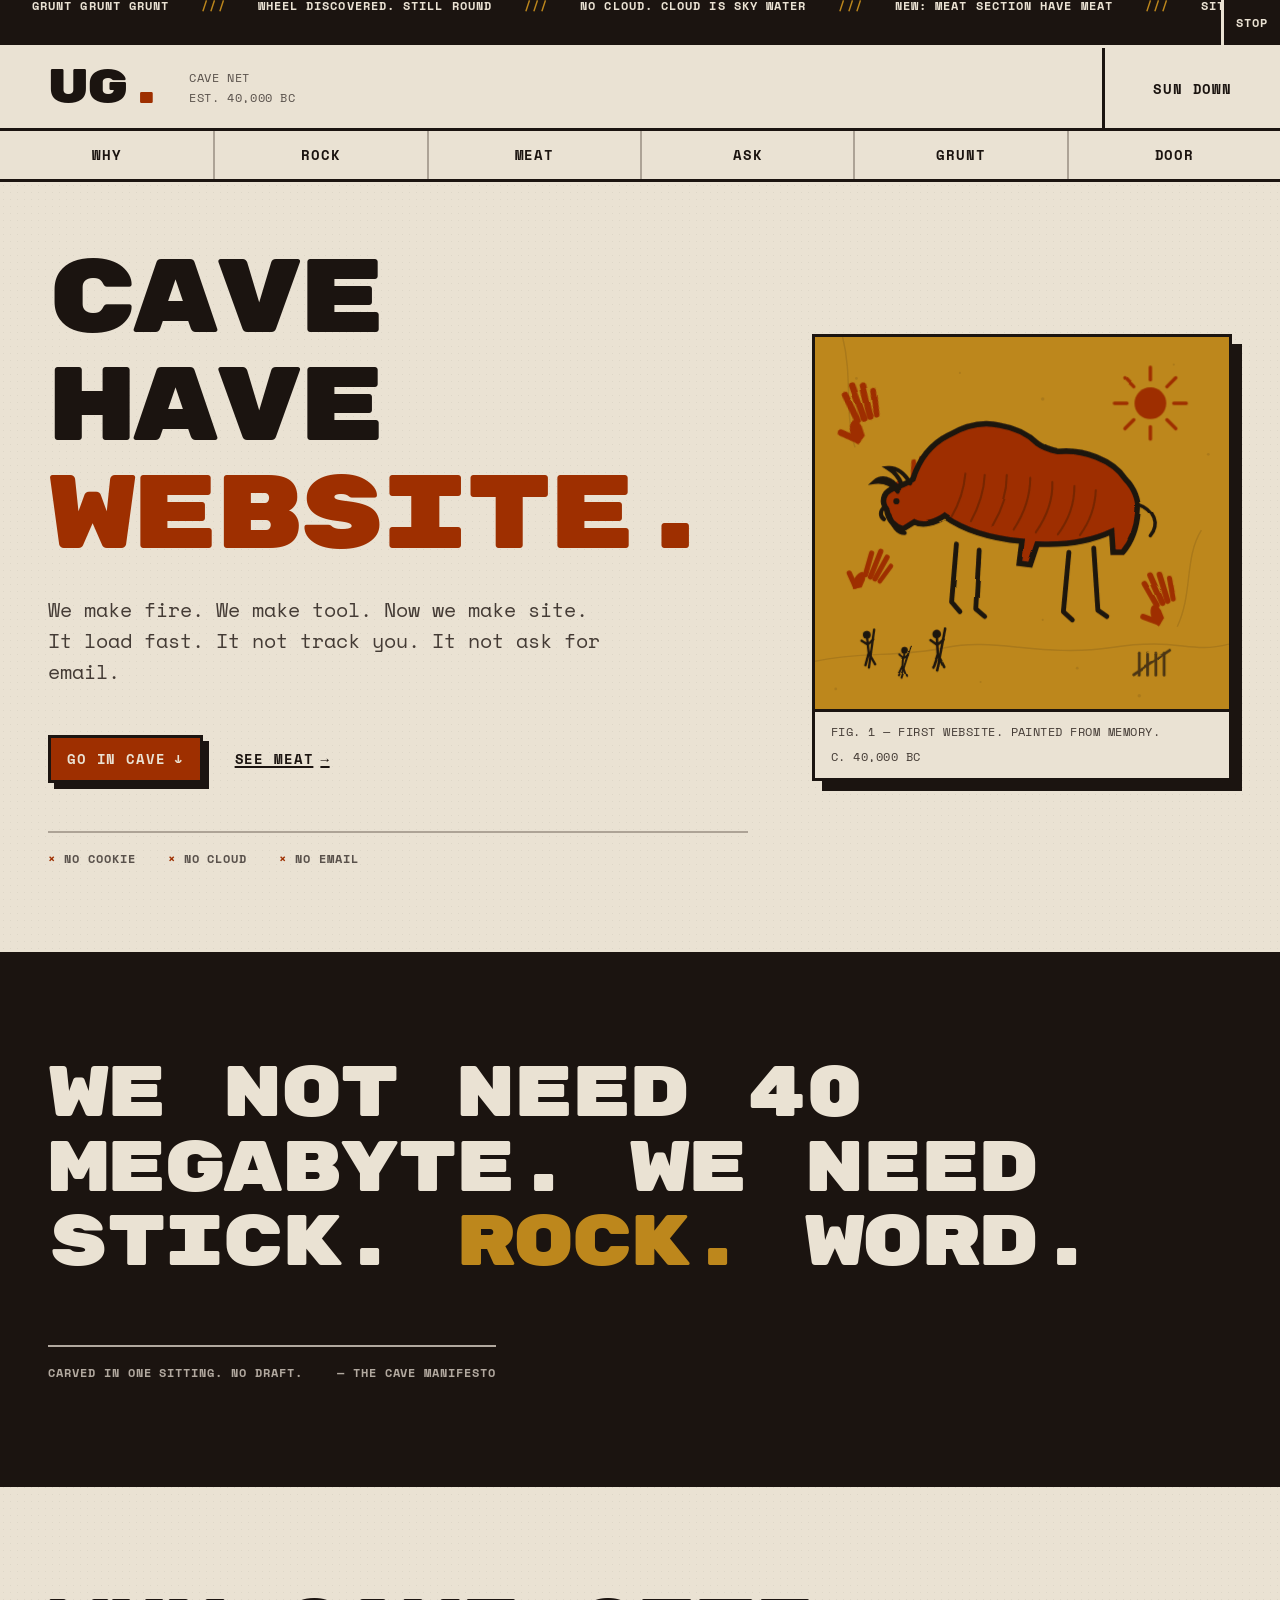
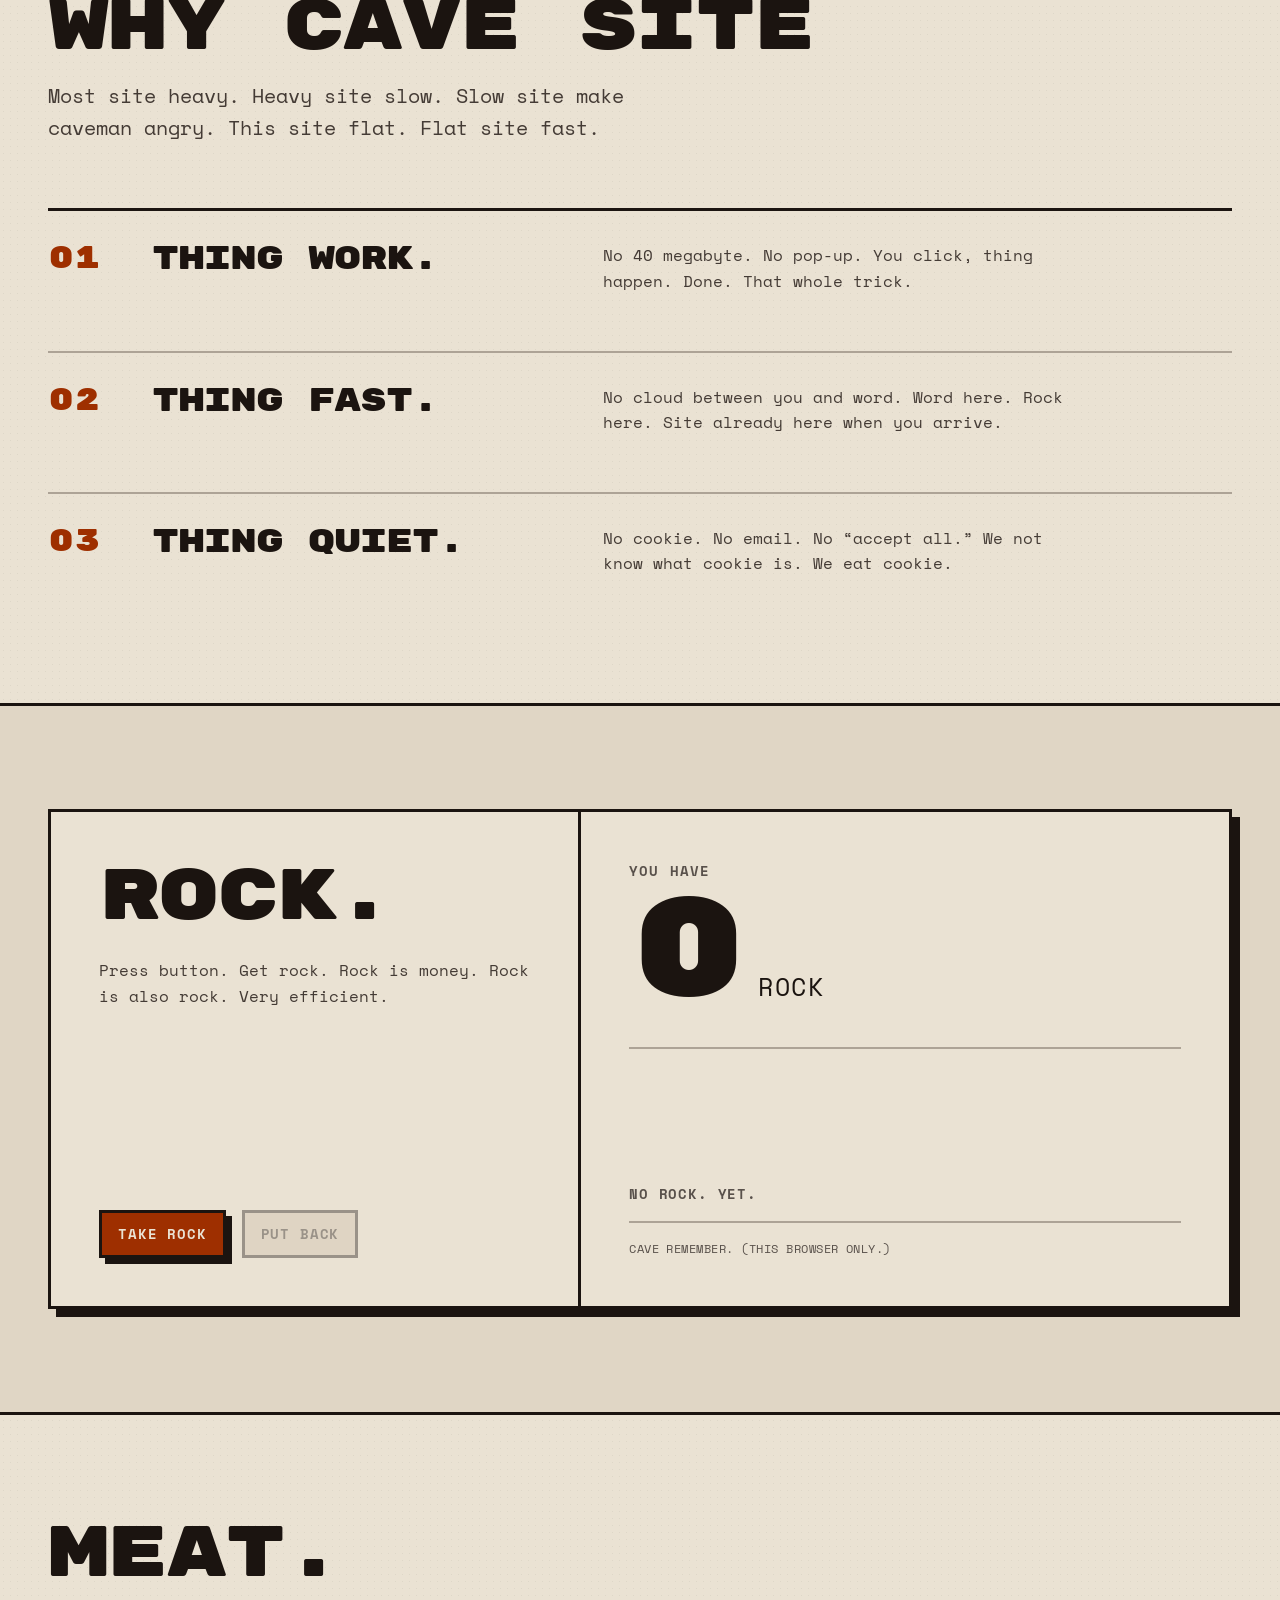
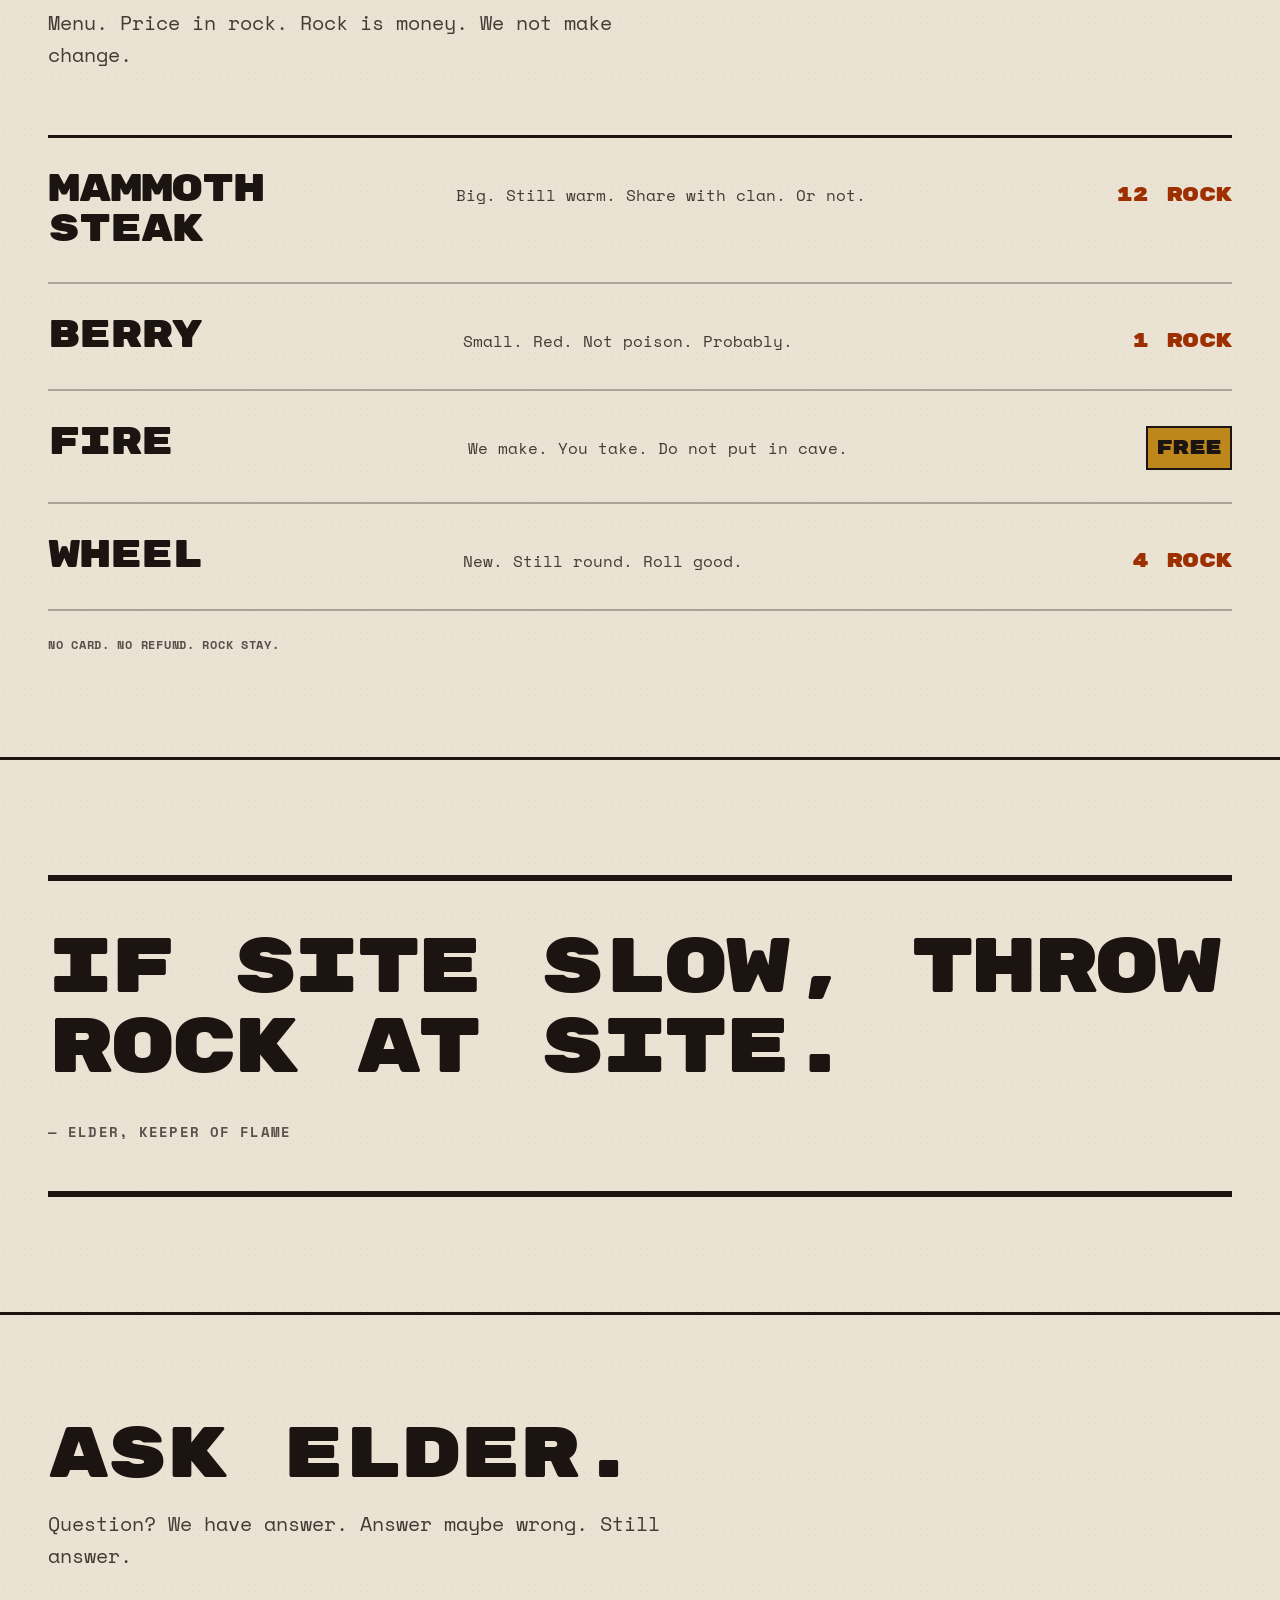
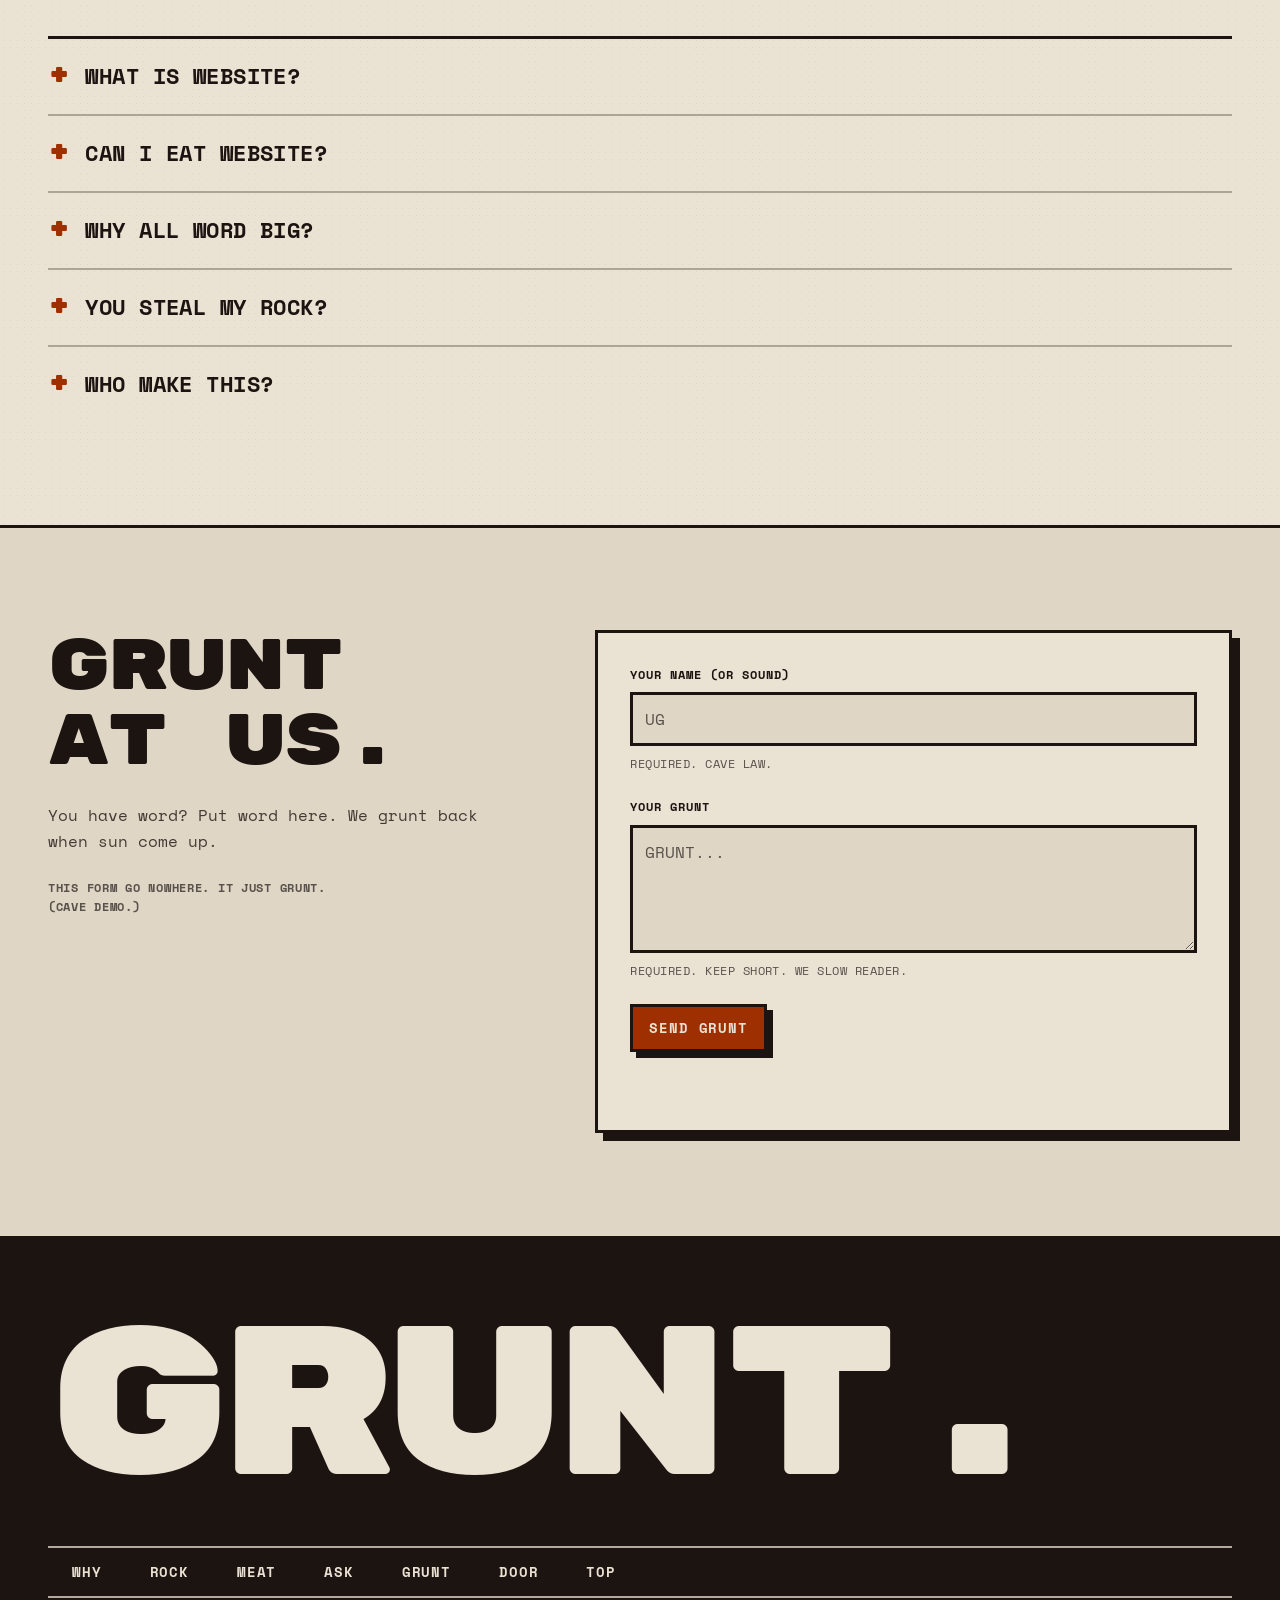
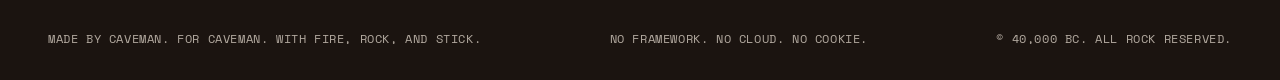
<file: index.html>
<!doctype html>
<html lang="en" data-fire="day">
<head>
  <meta charset="utf-8">
  <meta name="viewport" content="width=device-width, initial-scale=1, viewport-fit=cover">
  <title>CAVE HAVE WEBSITE — UG CAVE NET</title>
  <meta name="description" content="CAVE HAVE WEBSITE. Fast. Free. Made of rock. No cloud. No cookie. No email. Just grunt.">
  <link rel="icon" href="favicon.svg" type="image/svg+xml">
  <script>
    try {
      if (localStorage.getItem("cave-fire") === "night") {
        document.documentElement.dataset.fire = "night";
      }
    } catch (error) {}
  </script>
  <link rel="preload" href="assets/fonts/rubik-mono-one-400.woff2" as="font" type="font/woff2" crossorigin>
  <link rel="preload" href="assets/fonts/space-mono-400.woff2" as="font" type="font/woff2" crossorigin>
  <link rel="stylesheet" href="styles.css">
  <script src="script.js" defer></script>
</head>
<body id="top">
  <a class="skip-link" href="#main">SKIP TO GOOD PART</a>

  <div class="ticker" role="region" aria-label="Cave news">
    <div class="ticker__viewport">
      <div class="ticker__track">
        <div class="ticker__group">
          <span class="ticker__item">GRUNT GRUNT GRUNT</span>
          <span class="ticker__item">WHEEL DISCOVERED. STILL ROUND</span>
          <span class="ticker__item">NO CLOUD. CLOUD IS SKY WATER</span>
          <span class="ticker__item">NEW: MEAT SECTION HAVE MEAT</span>
          <span class="ticker__item">SITE UPDATED LAST MOON</span>
          <span class="ticker__item">FIRE GOOD</span>
        </div>
        <div class="ticker__group" aria-hidden="true">
          <span class="ticker__item">GRUNT GRUNT GRUNT</span>
          <span class="ticker__item">WHEEL DISCOVERED. STILL ROUND</span>
          <span class="ticker__item">NO CLOUD. CLOUD IS SKY WATER</span>
          <span class="ticker__item">NEW: MEAT SECTION HAVE MEAT</span>
          <span class="ticker__item">SITE UPDATED LAST MOON</span>
          <span class="ticker__item">FIRE GOOD</span>
        </div>
      </div>
    </div>
    <button class="ticker__pause" type="button" data-ticker-pause aria-pressed="false" aria-label="Pause cave news">STOP</button>
  </div>

  <header class="masthead">
    <a class="masthead__brand" href="#top" aria-label="UG Cave Net, back to top">
      <span class="logo">UG<span>.</span></span>
      <span class="masthead__tag"><span>Cave Net</span><span>Est. 40,000 BC</span></span>
    </a>
    <button class="fire" type="button" data-fire-toggle aria-pressed="false" aria-label="Turn the cave dark">SUN DOWN</button>
    <nav class="masthead__nav" aria-label="Cave sections">
      <a href="#why">WHY</a>
      <a href="#rock">ROCK</a>
      <a href="#meat">MEAT</a>
      <a href="#ask">ASK</a>
      <a href="#grunt">GRUNT</a>
      <a href="login.html">DOOR</a>
    </nav>
  </header>

  <main id="main">
    <section class="hero" aria-labelledby="hero-title">
      <div class="hero__copy">
        <h1 class="hero__title" id="hero-title">
          <span class="hero__line">CAVE HAVE</span>
          <span class="hero__line hero__site">WEBSITE.</span>
        </h1>
        <p class="hero__lede">We make fire. We make tool. Now we make site. It load fast. It not track you. It not ask for email.</p>
        <div class="hero__actions">
          <a class="btn" href="#why">GO IN CAVE <span aria-hidden="true">↓</span></a>
          <a class="link" href="#meat">SEE MEAT <span aria-hidden="true">→</span></a>
        </div>
        <ul class="hero__facts">
          <li>NO COOKIE</li>
          <li>NO CLOUD</li>
          <li>NO EMAIL</li>
        </ul>
      </div>

      <figure class="hero__art">
        <svg viewBox="0 0 600 540" role="img" aria-labelledby="cave-art-title cave-art-desc">
          <title id="cave-art-title">A cave painting of a bison, hunters, handprints, and a sun</title>
          <desc id="cave-art-desc">Ochre and charcoal wall painting: a large bison in the centre, four red hand stencils, three tiny hunters with spears, a rayed sun, and tally marks.</desc>
          <defs>
            <filter id="cave-wobble" x="-10%" y="-10%" width="120%" height="120%">
              <feTurbulence type="fractalNoise" baseFrequency="0.01 0.018" numOctaves="2" seed="11" result="noise"/>
              <feDisplacementMap in="SourceGraphic" in2="noise" scale="3" xChannelSelector="R" yChannelSelector="G"/>
            </filter>
            <g id="cave-hand">
              <path d="M-20 20 C-26 10 -26 0 -21 -7 C-16 -14 -11 -8 -9 0 L-9 12 Z"/>
              <rect x="-18" y="-46" width="8" height="42" rx="4" transform="rotate(-8 -14 -25)"/>
              <rect x="-8" y="-54" width="8" height="50" rx="4" transform="rotate(-2 -4 -29)"/>
              <rect x="2" y="-50" width="8" height="46" rx="4" transform="rotate(5 6 -27)"/>
              <rect x="12" y="-40" width="7" height="36" rx="3.5" transform="rotate(12 15 -22)"/>
              <rect x="-31" y="-8" width="8" height="30" rx="4" transform="rotate(-48 -27 7)"/>
            </g>
            <g id="cave-hunter">
              <circle cx="0" cy="-30" r="6" fill="var(--color-cave-ink)" stroke="none"/>
              <g fill="none" stroke="var(--color-cave-ink)" stroke-width="3.5" stroke-linecap="round">
                <path d="M0 -24 L0 -2 M0 -15 L-9 -22 M0 -15 L9 -22 M0 -2 L-7 16 M0 -2 L8 16"/>
                <path d="M12 -37 L-2 20"/>
              </g>
            </g>
          </defs>

          <rect width="600" height="540" fill="var(--color-cave)"/>

          <g fill="none" stroke="var(--color-cave-ink)" stroke-opacity=".12" stroke-width="2">
            <path d="M0 470 C70 455 120 465 190 450 S330 465 430 450 S540 460 600 445"/>
            <path d="M40 0 C55 60 42 110 58 160"/>
            <path d="M560 280 C535 320 548 370 525 420"/>
          </g>
          <g fill="var(--color-cave-ink)" opacity=".1">
            <circle cx="60" cy="60" r="2"/>
            <circle cx="210" cy="52" r="1.5"/>
            <circle cx="330" cy="90" r="2.5"/>
            <circle cx="570" cy="170" r="2"/>
            <circle cx="520" cy="40" r="1.5"/>
            <circle cx="30" cy="510" r="2"/>
            <circle cx="240" cy="500" r="1.5"/>
            <circle cx="380" cy="480" r="2"/>
            <circle cx="330" cy="410" r="1.5"/>
            <circle cx="470" cy="520" r="2.5"/>
          </g>

          <g filter="url(#cave-wobble)">
            <g transform="translate(486 96)" stroke="var(--color-cave-accent)" fill="none" stroke-width="5" stroke-linecap="round">
              <circle r="23" fill="var(--color-cave-accent)" stroke="none"/>
              <g>
                <line y1="-34" y2="-52"/>
                <line y1="-34" y2="-52" transform="rotate(45)"/>
                <line y1="-34" y2="-52" transform="rotate(90)"/>
                <line y1="-34" y2="-52" transform="rotate(135)"/>
                <line y1="-34" y2="-52" transform="rotate(180)"/>
                <line y1="-34" y2="-52" transform="rotate(225)"/>
                <line y1="-34" y2="-52" transform="rotate(270)"/>
                <line y1="-34" y2="-52" transform="rotate(315)"/>
              </g>
            </g>

            <g fill="var(--color-cave-accent)">
              <g transform="translate(78 126) rotate(-18) scale(1.2)"><use href="#cave-hand"/></g>
              <g transform="translate(150 218) rotate(11) scale(0.85)"><use href="#cave-hand"/></g>
              <g transform="translate(80 356) rotate(24) scale(0.95)"><use href="#cave-hand"/></g>
              <g transform="translate(510 392) rotate(-22) scale(1.05)"><use href="#cave-hand"/></g>
            </g>

            <g stroke="var(--color-cave-ink)" stroke-width="7" stroke-linecap="round" stroke-linejoin="round" fill="none">
              <path d="M205 300 L198 384 L210 398"/>
              <path d="M238 309 L233 394 L246 405"/>
              <path d="M368 312 L360 398 L373 410"/>
              <path d="M404 306 L410 396 L423 405"/>
            </g>

            <path d="M104 250 C96 240 98 226 112 220 C122 216 132 214 142 206 C150 180 166 156 194 142 C218 128 244 122 268 128 C292 132 310 142 322 154 C330 160 342 164 352 166 C388 162 432 178 450 206 C462 218 470 236 468 254 C466 280 458 298 446 312 L432 312 L430 282 C400 296 360 302 322 300 L312 330 L296 328 L300 296 C258 292 216 280 188 260 C174 270 156 274 144 268 L128 278 C114 274 106 264 104 250 Z" fill="var(--color-cave-accent)" stroke="var(--color-cave-ink)" stroke-width="8"/>

            <g fill="none" stroke="var(--color-cave-ink)" stroke-width="3" opacity=".3" stroke-linecap="round">
              <path d="M198 260 C210 240 216 220 218 198"/>
              <path d="M226 267 C238 245 245 224 246 200"/>
              <path d="M256 273 C270 250 278 226 278 200"/>
              <path d="M288 279 C303 256 312 232 312 204"/>
              <path d="M320 283 C336 260 345 236 344 210"/>
              <path d="M352 286 C368 265 376 242 376 216"/>
              <path d="M384 287 C398 268 406 246 407 222"/>
            </g>

            <g stroke="var(--color-cave-ink)" stroke-width="6" stroke-linecap="round" fill="none">
              <path d="M122 220 C110 203 96 201 86 210 C100 208 112 214 120 224"/>
              <path d="M138 212 C130 197 118 189 106 190 C116 196 122 204 126 214"/>
              <path d="M101 246 C94 252 94 260 100 264"/>
              <path d="M108 258 C112 274 120 284 130 284"/>
            </g>
            <circle cx="118" cy="238" r="4.5" fill="var(--color-cave-ink)"/>
            <path d="M468 242 C492 250 500 270 486 288" stroke="var(--color-cave-ink)" stroke-width="5" fill="none" stroke-linecap="round"/>

            <g transform="translate(78 460) rotate(-6) scale(0.95)"><use href="#cave-hunter"/></g>
            <g transform="translate(128 478) rotate(4) scale(0.8)"><use href="#cave-hunter"/></g>
            <g transform="translate(178 462) rotate(-3) scale(1.05)"><use href="#cave-hunter"/></g>

            <g stroke="var(--color-cave-ink)" stroke-width="4" stroke-linecap="round" opacity=".7">
              <path d="M470 458 L470 490"/>
              <path d="M482 458 L482 490"/>
              <path d="M494 458 L494 490"/>
              <path d="M506 458 L506 490"/>
              <path d="M462 488 L514 454"/>
            </g>
          </g>
        </svg>
        <figcaption>
          <span>FIG. 1 — FIRST WEBSITE. PAINTED FROM MEMORY.</span>
          <span>C. 40,000 BC</span>
        </figcaption>
      </figure>
    </section>

    <section class="manifesto" aria-labelledby="manifesto-title">
      <div class="manifesto__inner">
        <h2 class="manifesto__statement" id="manifesto-title">WE NOT NEED 40 MEGABYTE. WE NEED STICK. <span class="manifesto__accent">ROCK.</span> WORD.</h2>
        <p class="manifesto__meta">
          <span>CARVED IN ONE SITTING. NO DRAFT.</span>
          <span>— THE CAVE MANIFESTO</span>
        </p>
      </div>
    </section>

    <section class="section" id="why" aria-labelledby="why-title">
      <div class="section__inner">
        <header class="section__head">
          <h2 id="why-title">WHY CAVE SITE</h2>
          <p>Most site heavy. Heavy site slow. Slow site make caveman angry. This site flat. Flat site fast.</p>
        </header>
        <ol class="principles">
          <li class="principle">
            <span class="principle__num" aria-hidden="true">01</span>
            <h3>THING WORK.</h3>
            <p>No 40 megabyte. No pop-up. You click, thing happen. Done. That whole trick.</p>
          </li>
          <li class="principle">
            <span class="principle__num" aria-hidden="true">02</span>
            <h3>THING FAST.</h3>
            <p>No cloud between you and word. Word here. Rock here. Site already here when you arrive.</p>
          </li>
          <li class="principle">
            <span class="principle__num" aria-hidden="true">03</span>
            <h3>THING QUIET.</h3>
            <p>No cookie. No email. No “accept all.” We not know what cookie is. We eat cookie.</p>
          </li>
        </ol>
      </div>
    </section>

    <section class="section rock" id="rock" aria-labelledby="rock-title">
      <div class="section__inner">
        <div class="rock__machine">
          <div class="rock__intro">
            <h2 id="rock-title">ROCK.</h2>
            <p>Press button. Get rock. Rock is money. Rock is also rock. Very efficient.</p>
            <div class="rock__actions">
              <button class="btn" type="button" data-rock-add>TAKE ROCK</button>
              <button class="btn btn--ghost" type="button" data-rock-remove disabled>PUT BACK</button>
            </div>
          </div>
          <div class="rock__display">
            <p class="rock__label">YOU HAVE</p>
            <p class="rock__count"><span id="rock-count" aria-live="polite" aria-atomic="true">0</span><span class="rock__count-unit">ROCK</span></p>
            <div class="rock__pile" id="rock-pile" aria-hidden="true"></div>
            <p class="rock__note" id="rock-note">CAVE REMEMBER. (THIS BROWSER ONLY.)</p>
          </div>
        </div>
      </div>
    </section>

    <section class="section" id="meat" aria-labelledby="meat-title">
      <div class="section__inner">
        <header class="section__head">
          <h2 id="meat-title">MEAT.</h2>
          <p>Menu. Price in rock. Rock is money. We not make change.</p>
        </header>
        <ul class="menu">
          <li class="menu__item">
            <h3>MAMMOTH STEAK</h3>
            <p class="menu__desc">Big. Still warm. Share with clan. Or not.</p>
            <span class="menu__price">12 ROCK</span>
          </li>
          <li class="menu__item">
            <h3>BERRY</h3>
            <p class="menu__desc">Small. Red. Not poison. Probably.</p>
            <span class="menu__price">1 ROCK</span>
          </li>
          <li class="menu__item menu__item--free">
            <h3>FIRE</h3>
            <p class="menu__desc">We make. You take. Do not put in cave.</p>
            <span class="menu__price">FREE</span>
          </li>
          <li class="menu__item">
            <h3>WHEEL</h3>
            <p class="menu__desc">New. Still round. Roll good.</p>
            <span class="menu__price">4 ROCK</span>
          </li>
        </ul>
        <p class="menu__note">NO CARD. NO REFUND. ROCK STAY.</p>
      </div>
    </section>

    <section class="elder" aria-labelledby="elder-title">
      <div class="elder__inner">
        <figure class="pullquote">
          <blockquote>
            <p id="elder-title">IF SITE SLOW, THROW ROCK AT SITE.</p>
          </blockquote>
          <figcaption>— ELDER, KEEPER OF FLAME</figcaption>
        </figure>
      </div>
    </section>

    <section class="section" id="ask" aria-labelledby="ask-title">
      <div class="section__inner">
        <header class="section__head">
          <h2 id="ask-title">ASK ELDER.</h2>
          <p>Question? We have answer. Answer maybe wrong. Still answer.</p>
        </header>
        <div class="faq">
          <details>
            <summary>WHAT IS WEBSITE?</summary>
            <p class="faq__answer">Flat rock with word. You look. You grunt.</p>
          </details>
          <details>
            <summary>CAN I EAT WEBSITE?</summary>
            <p class="faq__answer">No. Eat meat. Section above.</p>
          </details>
          <details>
            <summary>WHY ALL WORD BIG?</summary>
            <p class="faq__answer">Because cave. Also we only have big brush.</p>
          </details>
          <details>
            <summary>YOU STEAL MY ROCK?</summary>
            <p class="faq__answer">No. We have own rock. Many rock. See rock section.</p>
          </details>
          <details>
            <summary>WHO MAKE THIS?</summary>
            <p class="faq__answer">Two caveman. One hold stick. Other hold stick. Good team.</p>
          </details>
        </div>
      </div>
    </section>

    <section class="section contact" id="grunt" aria-labelledby="grunt-title">
      <div class="section__inner">
        <div class="contact__grid">
          <div class="contact__intro">
            <h2 id="grunt-title">GRUNT AT US.</h2>
            <p>You have word? Put word here. We grunt back when sun come up.</p>
            <p class="contact__note">THIS FORM GO NOWHERE. IT JUST GRUNT. (CAVE DEMO.)</p>
          </div>
          <form class="grunt-form" id="grunt-form">
            <div class="field">
              <label for="grunt-name">YOUR NAME (OR SOUND)</label>
              <input id="grunt-name" name="name" type="text" autocomplete="name" required maxlength="40" placeholder="UG" aria-describedby="name-hint">
              <p class="field__hint" id="name-hint">REQUIRED. CAVE LAW.</p>
            </div>
            <div class="field">
              <label for="grunt-message">YOUR GRUNT</label>
              <textarea id="grunt-message" name="message" rows="4" required maxlength="280" placeholder="GRUNT..." aria-describedby="message-hint"></textarea>
              <p class="field__hint" id="message-hint">REQUIRED. KEEP SHORT. WE SLOW READER.</p>
            </div>
            <button class="btn" type="submit">SEND GRUNT</button>
            <p class="form__status" role="status" aria-live="polite"></p>
          </form>
        </div>
      </div>
    </section>
  </main>

  <footer class="site-footer">
    <div class="site-footer__inner">
      <p class="site-footer__word">GRUNT.</p>
      <nav class="site-footer__nav" aria-label="Footer">
        <a href="#why">WHY</a>
        <a href="#rock">ROCK</a>
        <a href="#meat">MEAT</a>
        <a href="#ask">ASK</a>
        <a href="#grunt">GRUNT</a>
        <a href="login.html">DOOR</a>
        <a href="#top">TOP</a>
      </nav>
      <div class="site-footer__meta">
        <p>MADE BY CAVEMAN. FOR CAVEMAN. WITH FIRE, ROCK, AND STICK.</p>
        <p>NO FRAMEWORK. NO CLOUD. NO COOKIE.</p>
        <p>© 40,000 BC. ALL ROCK RESERVED.</p>
      </div>
    </div>
  </footer>
</body>
</html>
</file>
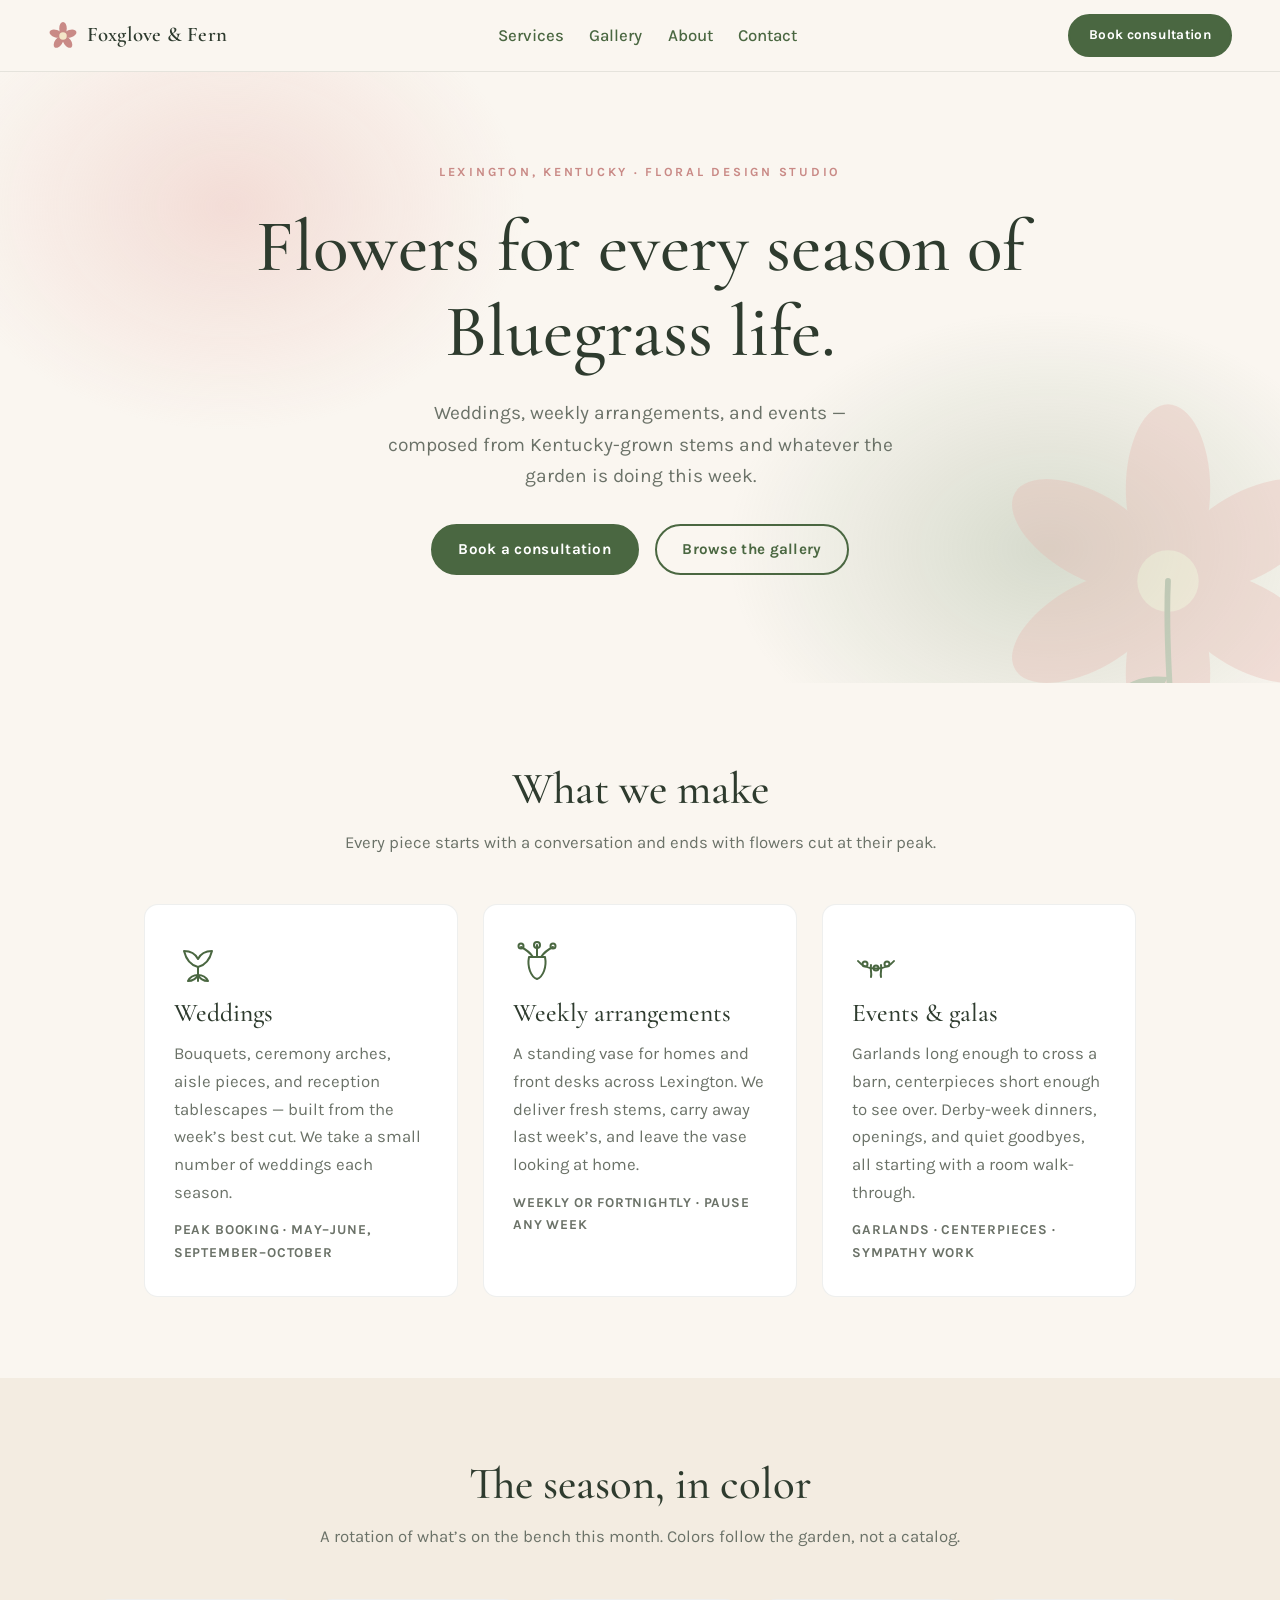
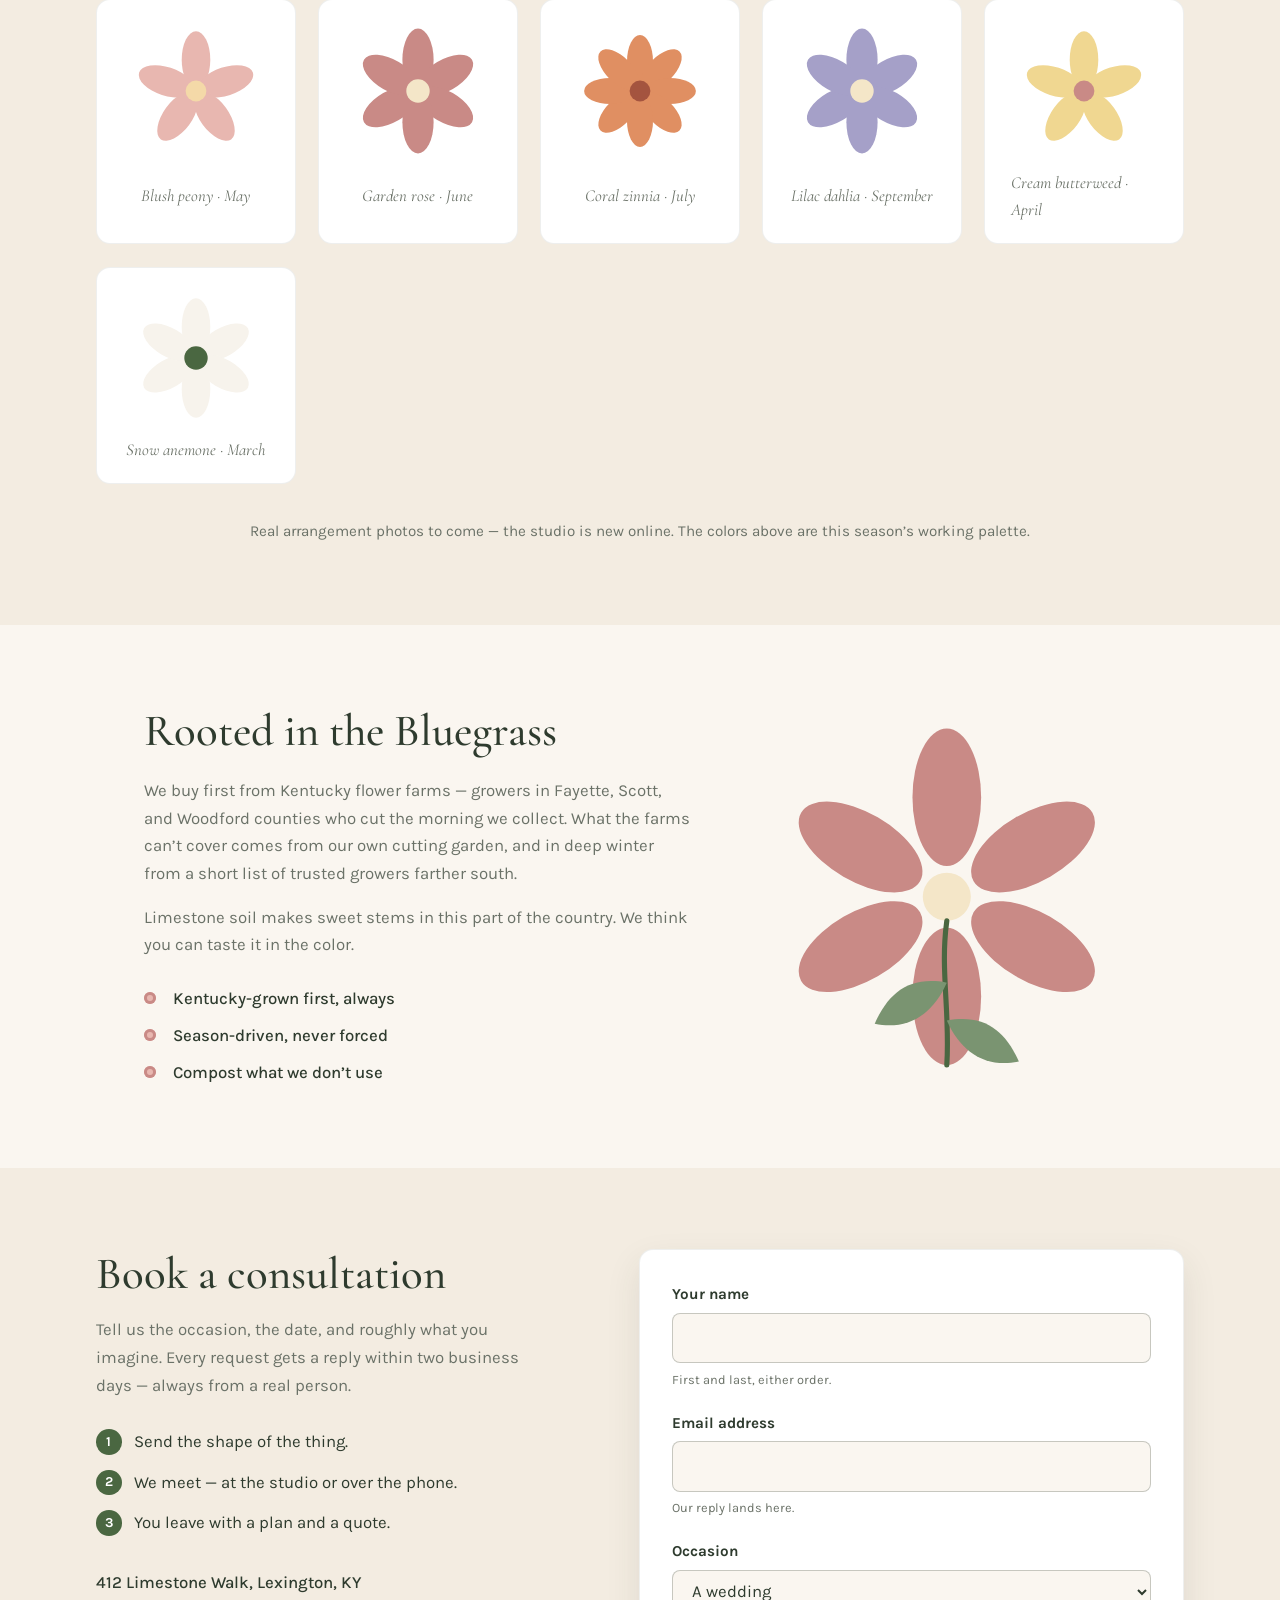
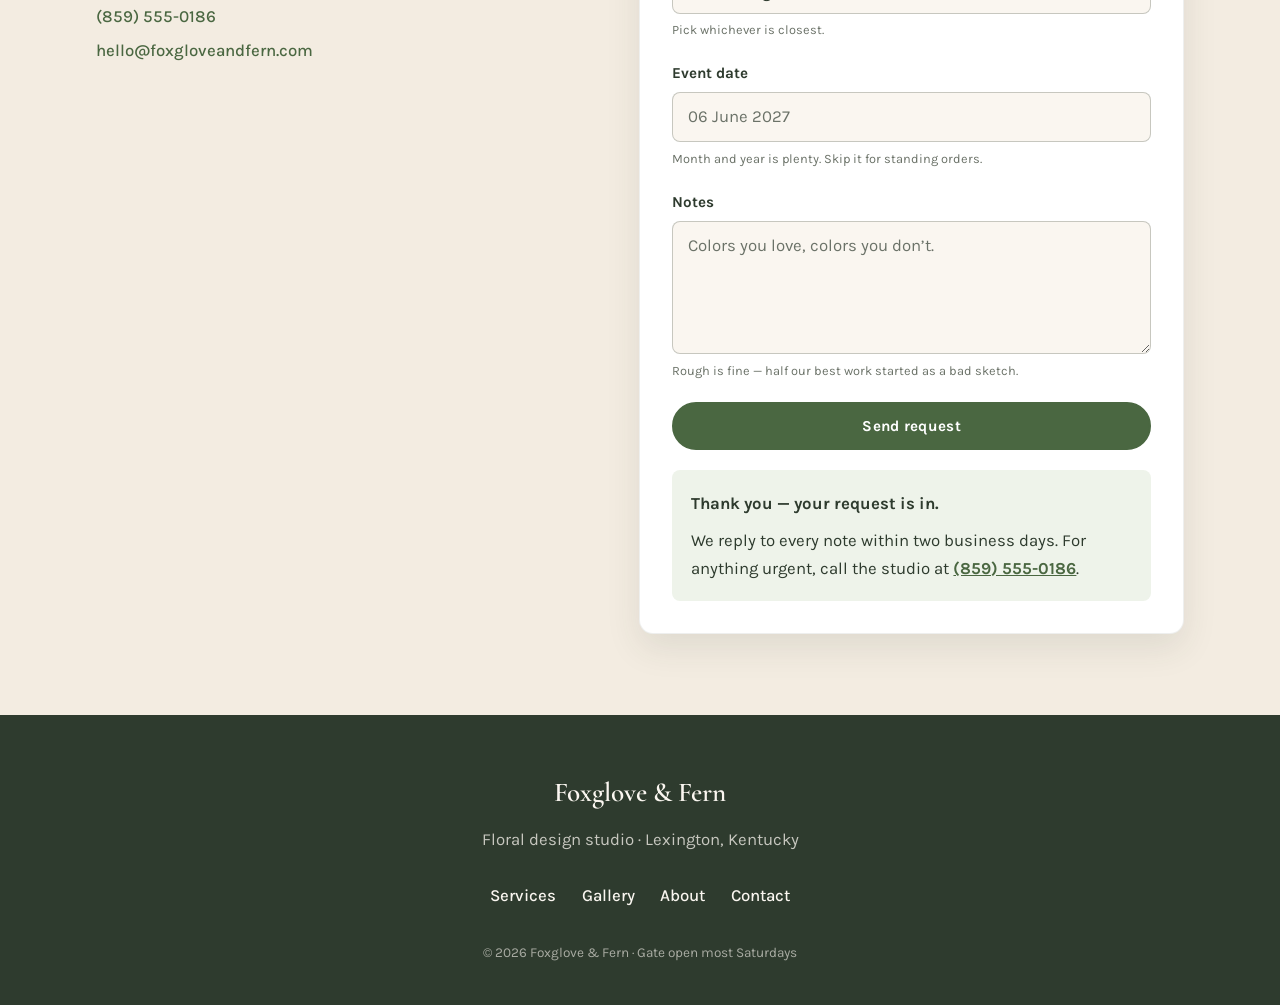
<file: floral/index.html>
<!doctype html>
<html lang="en">
<head>
  <meta charset="utf-8">
  <meta name="viewport" content="width=device-width, initial-scale=1, viewport-fit=cover">
  <title>Foxglove &amp; Fern — Floral Design Studio · Lexington, Kentucky</title>
  <meta name="description" content="Foxglove & Fern is a floral design studio in Lexington, Kentucky. Weddings, weekly arrangements, and events across the Bluegrass.">
  <link rel="icon" href="data:image/svg+xml,<svg xmlns='http://www.w3.org/2000/svg' viewBox='0 0 32 32'><g fill='%23c98a86'><ellipse cx='16' cy='8' rx='4' ry='7'/><ellipse cx='16' cy='8' rx='4' ry='7' transform='rotate(72 16 16)'/><ellipse cx='16' cy='8' rx='4' ry='7' transform='rotate(144 16 16)'/><ellipse cx='16' cy='8' rx='4' ry='7' transform='rotate(216 16 16)'/><ellipse cx='16' cy='8' rx='4' ry='7' transform='rotate(288 16 16)'/></g><circle cx='16' cy='16' r='4' fill='%23f4e6c8'/></svg>">
  <link rel="preconnect" href="https://fonts.googleapis.com">
  <link rel="preconnect" href="https://fonts.gstatic.com" crossorigin>
  <link rel="stylesheet" href="https://fonts.googleapis.com/css2?family=Cormorant+Garamond:ital,wght@0,400;0,500;0,600;1,400&family=Karla:wght@400;500;700&display=swap">
  <link rel="stylesheet" href="floral.css">
  <script src="floral.js" defer></script>
</head>
<body id="top">
  <a class="skip-link" href="#main">Skip to content</a>

  <header class="site-nav">
    <a class="brand" href="#top">
      <svg class="brand__mark" viewBox="0 0 32 32" aria-hidden="true">
        <g>
          <ellipse class="brand__petal" cx="16" cy="8" rx="4" ry="7" />
          <ellipse class="brand__petal" cx="16" cy="8" rx="4" ry="7" transform="rotate(72 16 16)" />
          <ellipse class="brand__petal" cx="16" cy="8" rx="4" ry="7" transform="rotate(144 16 16)" />
          <ellipse class="brand__petal" cx="16" cy="8" rx="4" ry="7" transform="rotate(216 16 16)" />
          <ellipse class="brand__petal" cx="16" cy="8" rx="4" ry="7" transform="rotate(288 16 16)" />
        </g>
        <circle class="brand__core" cx="16" cy="16" r="4" />
      </svg>
      <span class="brand__name">Foxglove &amp; Fern</span>
    </a>

    <nav class="site-nav__links" aria-label="Main">
      <a href="#services">Services</a>
      <a href="#gallery">Gallery</a>
      <a href="#about">About</a>
      <a href="#contact">Contact</a>
    </nav>

    <a class="btn btn--solid btn--sm" href="#contact">Book consultation</a>
  </header>

  <main id="main">

    <section class="hero">
      <svg class="hero__bloom" viewBox="0 0 200 200" aria-hidden="true">
        <g class="hero__petals">
          <ellipse cx="100" cy="52" rx="22" ry="44" />
          <ellipse cx="100" cy="52" rx="22" ry="44" transform="rotate(60 100 100)" />
          <ellipse cx="100" cy="52" rx="22" ry="44" transform="rotate(120 100 100)" />
          <ellipse cx="100" cy="52" rx="22" ry="44" transform="rotate(180 100 100)" />
          <ellipse cx="100" cy="52" rx="22" ry="44" transform="rotate(240 100 100)" />
          <ellipse cx="100" cy="52" rx="22" ry="44" transform="rotate(300 100 100)" />
        </g>
        <circle class="hero__core" cx="100" cy="100" r="16" />
        <path class="hero__stem" d="M 100 100 C 98 140 104 168 100 196" />
        <path class="hero__leaf" d="M 100 150 C 82 148 72 156 66 170 C 80 172 92 166 100 150 Z" />
        <path class="hero__leaf" d="M 101 172 C 119 170 129 178 135 192 C 121 194 109 188 101 172 Z" />
      </svg>

      <div class="hero__inner">
        <p class="eyebrow">Lexington, Kentucky · Floral design studio</p>
        <h1>Flowers for every season of Bluegrass life.</h1>
        <p class="lede">Weddings, weekly arrangements, and events — composed from Kentucky-grown stems and whatever the garden is doing this week.</p>
        <div class="hero__actions">
          <a class="btn btn--solid" href="#contact">Book a consultation</a>
          <a class="btn btn--outline" href="#gallery">Browse the gallery</a>
        </div>
      </div>
    </section>

    <section class="section" id="services">
      <div class="section__head">
        <h2>What we make</h2>
        <p>Every piece starts with a conversation and ends with flowers cut at their peak.</p>
      </div>

      <div class="cards">
        <article class="card">
          <svg class="card__icon" viewBox="0 0 48 48" aria-hidden="true">
            <path d="M 10 14 C 12 22 16 28 24 30 C 32 28 36 22 38 14 C 30 14 26 18 24 22 C 22 18 18 14 10 14 Z" />
            <path d="M 24 30 L 24 44" />
            <path d="M 24 38 C 19 38 16 40 14 44 C 19 44 22 42 24 38 Z" />
            <path d="M 24 38 C 29 38 32 40 34 44 C 29 44 26 42 24 38 Z" />
          </svg>
          <h3>Weddings</h3>
          <p>Bouquets, ceremony arches, aisle pieces, and reception tablescapes — built from the week&rsquo;s best cut. We take a small number of weddings each season.</p>
          <p class="card__meta">Peak booking · May&ndash;June, September&ndash;October</p>
        </article>

        <article class="card">
          <svg class="card__icon" viewBox="0 0 48 48" aria-hidden="true">
            <path d="M 16 20 L 32 20 C 34 30 30 40 24 42 C 18 40 14 30 16 20 Z" />
            <path d="M 24 20 L 24 8" />
            <circle cx="24" cy="8" r="3" />
            <path d="M 20 20 C 16 14 12 12 8 10" />
            <circle cx="8" cy="9" r="2.5" />
            <path d="M 28 20 C 32 14 36 12 40 10" />
            <circle cx="40" cy="9" r="2.5" />
          </svg>
          <h3>Weekly arrangements</h3>
          <p>A standing vase for homes and front desks across Lexington. We deliver fresh stems, carry away last week&rsquo;s, and leave the vase looking at home.</p>
          <p class="card__meta">Weekly or fortnightly · pause any week</p>
        </article>

        <article class="card">
          <svg class="card__icon" viewBox="0 0 48 48" aria-hidden="true">
            <path d="M 6 24 C 14 34 34 34 42 24" />
            <circle cx="13" cy="27" r="2.5" />
            <circle cx="24" cy="31" r="2.5" />
            <circle cx="35" cy="27" r="2.5" />
            <path d="M 19 28 C 18 33 20 36 19 40" />
            <path d="M 29 28 C 30 33 28 36 29 40" />
          </svg>
          <h3>Events &amp; galas</h3>
          <p>Garlands long enough to cross a barn, centerpieces short enough to see over. Derby-week dinners, openings, and quiet goodbyes, all starting with a room walk-through.</p>
          <p class="card__meta">Garlands · centerpieces · sympathy work</p>
        </article>
      </div>
    </section>

    <section class="section section--tint" id="gallery">
      <div class="section__head">
        <h2>The season, in color</h2>
        <p>A rotation of what&rsquo;s on the bench this month. Colors follow the garden, not a catalog.</p>
      </div>

      <div class="gallery">
        <figure class="tile">
          <svg viewBox="0 0 100 100" role="img" aria-label="Blush peony bloom study">
            <g>
              <ellipse cx="50" cy="26" rx="11" ry="22" fill="#e8b7b0" />
              <ellipse cx="50" cy="26" rx="11" ry="22" fill="#e8b7b0" transform="rotate(72 50 50)" />
              <ellipse cx="50" cy="26" rx="11" ry="22" fill="#e8b7b0" transform="rotate(144 50 50)" />
              <ellipse cx="50" cy="26" rx="11" ry="22" fill="#e8b7b0" transform="rotate(216 50 50)" />
              <ellipse cx="50" cy="26" rx="11" ry="22" fill="#e8b7b0" transform="rotate(288 50 50)" />
            </g>
            <circle cx="50" cy="50" r="8" fill="#f4d9a8" />
          </svg>
          <figcaption>Blush peony · May</figcaption>
        </figure>

        <figure class="tile">
          <svg viewBox="0 0 100 100" role="img" aria-label="Garden rose bloom study">
            <g>
              <ellipse cx="50" cy="26" rx="12" ry="24" fill="#c98a86" />
              <ellipse cx="50" cy="26" rx="12" ry="24" fill="#c98a86" transform="rotate(60 50 50)" />
              <ellipse cx="50" cy="26" rx="12" ry="24" fill="#c98a86" transform="rotate(120 50 50)" />
              <ellipse cx="50" cy="26" rx="12" ry="24" fill="#c98a86" transform="rotate(180 50 50)" />
              <ellipse cx="50" cy="26" rx="12" ry="24" fill="#c98a86" transform="rotate(240 50 50)" />
              <ellipse cx="50" cy="26" rx="12" ry="24" fill="#c98a86" transform="rotate(300 50 50)" />
            </g>
            <circle cx="50" cy="50" r="9" fill="#f4e6c8" />
          </svg>
          <figcaption>Garden rose · June</figcaption>
        </figure>

        <figure class="tile">
          <svg viewBox="0 0 100 100" role="img" aria-label="Coral zinnia bloom study">
            <g>
              <ellipse cx="50" cy="27" rx="10" ry="20" fill="#e08f62" />
              <ellipse cx="50" cy="27" rx="10" ry="20" fill="#e08f62" transform="rotate(45 50 50)" />
              <ellipse cx="50" cy="27" rx="10" ry="20" fill="#e08f62" transform="rotate(90 50 50)" />
              <ellipse cx="50" cy="27" rx="10" ry="20" fill="#e08f62" transform="rotate(135 50 50)" />
              <ellipse cx="50" cy="27" rx="10" ry="20" fill="#e08f62" transform="rotate(180 50 50)" />
              <ellipse cx="50" cy="27" rx="10" ry="20" fill="#e08f62" transform="rotate(225 50 50)" />
              <ellipse cx="50" cy="27" rx="10" ry="20" fill="#e08f62" transform="rotate(270 50 50)" />
              <ellipse cx="50" cy="27" rx="10" ry="20" fill="#e08f62" transform="rotate(315 50 50)" />
            </g>
            <circle cx="50" cy="50" r="8" fill="#a4543f" />
          </svg>
          <figcaption>Coral zinnia · July</figcaption>
        </figure>

        <figure class="tile">
          <svg viewBox="0 0 100 100" role="img" aria-label="Lilac dahlia bloom study">
            <g>
              <ellipse cx="50" cy="26" rx="12" ry="24" fill="#a5a0c8" />
              <ellipse cx="50" cy="26" rx="12" ry="24" fill="#a5a0c8" transform="rotate(60 50 50)" />
              <ellipse cx="50" cy="26" rx="12" ry="24" fill="#a5a0c8" transform="rotate(120 50 50)" />
              <ellipse cx="50" cy="26" rx="12" ry="24" fill="#a5a0c8" transform="rotate(180 50 50)" />
              <ellipse cx="50" cy="26" rx="12" ry="24" fill="#a5a0c8" transform="rotate(240 50 50)" />
              <ellipse cx="50" cy="26" rx="12" ry="24" fill="#a5a0c8" transform="rotate(300 50 50)" />
            </g>
            <circle cx="50" cy="50" r="9" fill="#f4e6c8" />
          </svg>
          <figcaption>Lilac dahlia · September</figcaption>
        </figure>

        <figure class="tile">
          <svg viewBox="0 0 100 100" role="img" aria-label="Cream butterweed bloom study">
            <g>
              <ellipse cx="50" cy="26" rx="11" ry="22" fill="#f0d791" />
              <ellipse cx="50" cy="26" rx="11" ry="22" fill="#f0d791" transform="rotate(72 50 50)" />
              <ellipse cx="50" cy="26" rx="11" ry="22" fill="#f0d791" transform="rotate(144 50 50)" />
              <ellipse cx="50" cy="26" rx="11" ry="22" fill="#f0d791" transform="rotate(216 50 50)" />
              <ellipse cx="50" cy="26" rx="11" ry="22" fill="#f0d791" transform="rotate(288 50 50)" />
            </g>
            <circle cx="50" cy="50" r="8" fill="#c98a86" />
          </svg>
          <figcaption>Cream butterweed · April</figcaption>
        </figure>

        <figure class="tile">
          <svg viewBox="0 0 100 100" role="img" aria-label="Snow white anemone bloom study">
            <g>
              <ellipse cx="50" cy="26" rx="11" ry="22" fill="#f7f3ec" />
              <ellipse cx="50" cy="26" rx="11" ry="22" fill="#f7f3ec" transform="rotate(60 50 50)" />
              <ellipse cx="50" cy="26" rx="11" ry="22" fill="#f7f3ec" transform="rotate(120 50 50)" />
              <ellipse cx="50" cy="26" rx="11" ry="22" fill="#f7f3ec" transform="rotate(180 50 50)" />
              <ellipse cx="50" cy="26" rx="11" ry="22" fill="#f7f3ec" transform="rotate(240 50 50)" />
              <ellipse cx="50" cy="26" rx="11" ry="22" fill="#f7f3ec" transform="rotate(300 50 50)" />
            </g>
            <circle cx="50" cy="50" r="9" fill="#4a6741" />
          </svg>
          <figcaption>Snow anemone · March</figcaption>
        </figure>
      </div>

      <p class="gallery__note">Real arrangement photos to come — the studio is new online. The colors above are this season&rsquo;s working palette.</p>
    </section>

    <section class="section" id="about">
      <div class="about">
        <div class="about__text">
          <h2>Rooted in the Bluegrass</h2>
          <p>We buy first from Kentucky flower farms — growers in Fayette, Scott, and Woodford counties who cut the morning we collect. What the farms can&rsquo;t cover comes from our own cutting garden, and in deep winter from a short list of trusted growers farther south.</p>
          <p>Limestone soil makes sweet stems in this part of the country. We think you can taste it in the color.</p>
          <ul class="about__points">
            <li>Kentucky-grown first, always</li>
            <li>Season-driven, never forced</li>
            <li>Compost what we don&rsquo;t use</li>
          </ul>
        </div>
        <svg class="about__art" viewBox="0 0 220 220" aria-hidden="true">
          <g>
            <ellipse cx="110" cy="52" rx="20" ry="40" fill="#c98a86" />
            <ellipse cx="110" cy="52" rx="20" ry="40" fill="#c98a86" transform="rotate(60 110 110)" />
            <ellipse cx="110" cy="52" rx="20" ry="40" fill="#c98a86" transform="rotate(120 110 110)" />
            <ellipse cx="110" cy="52" rx="20" ry="40" fill="#c98a86" transform="rotate(180 110 110)" />
            <ellipse cx="110" cy="52" rx="20" ry="40" fill="#c98a86" transform="rotate(240 110 110)" />
            <ellipse cx="110" cy="52" rx="20" ry="40" fill="#c98a86" transform="rotate(300 110 110)" />
          </g>
          <circle cx="110" cy="110" r="14" fill="#f4e6c8" />
          <path d="M 110 124 C 106 152 112 178 110 208" fill="none" stroke="#4a6741" stroke-width="3" stroke-linecap="round" />
          <path d="M 110 160 C 88 156 76 166 68 184 C 88 188 102 178 110 160 Z" fill="#7a9471" />
          <path d="M 110 182 C 132 178 144 188 152 206 C 132 210 118 200 110 182 Z" fill="#7a9471" />
        </svg>
      </div>
    </section>

    <section class="section section--tint" id="contact">
      <div class="contact">
        <div class="contact__info">
          <h2>Book a consultation</h2>
          <p>Tell us the occasion, the date, and roughly what you imagine. Every request gets a reply within two business days — always from a real person.</p>
          <ol class="contact__steps">
            <li>Send the shape of the thing.</li>
            <li>We meet — at the studio or over the phone.</li>
            <li>You leave with a plan and a quote.</li>
          </ol>
          <address class="contact__addr">
            <span>412 Limestone Walk, Lexington, KY</span>
            <a href="tel:+18595550186">(859) 555-0186</a>
            <a href="mailto:hello@foxgloveandfern.com">hello@foxgloveandfern.com</a>
          </address>
        </div>

        <form class="contact__form" novalidate>
          <div class="field">
            <label for="name">Your name</label>
            <input id="name" name="name" type="text" autocomplete="name" aria-describedby="name-helper">
            <p class="field__helper" id="name-helper">First and last, either order.</p>
          </div>

          <div class="field">
            <label for="email">Email address</label>
            <input id="email" name="email" type="email" autocomplete="email" aria-describedby="email-helper">
            <p class="field__helper" id="email-helper">Our reply lands here.</p>
          </div>

          <div class="field">
            <label for="occasion">Occasion</label>
            <select id="occasion" name="occasion">
              <option value="wedding">A wedding</option>
              <option value="standing">A standing vase</option>
              <option value="event">An event or gala</option>
              <option value="sympathy">Sympathy work</option>
              <option value="other">Something else</option>
            </select>
            <p class="field__helper">Pick whichever is closest.</p>
          </div>

          <div class="field">
            <label for="date">Event date</label>
            <input id="date" name="date" type="text" placeholder="06 June 2027">
            <p class="field__helper">Month and year is plenty. Skip it for standing orders.</p>
          </div>

          <div class="field">
            <label for="notes">Notes</label>
            <textarea id="notes" name="notes" rows="4" placeholder="Colors you love, colors you don&rsquo;t."></textarea>
            <p class="field__helper">Rough is fine — half our best work started as a bad sketch.</p>
          </div>

          <button class="btn btn--solid" type="submit">Send request</button>

          <div class="form-success" data-success hidden tabindex="-1">
            <p><strong>Thank you — your request is in.</strong></p>
            <p>We reply to every note within two business days. For anything urgent, call the studio at <a href="tel:+18595550186">(859)&nbsp;555-0186</a>.</p>
          </div>
        </form>
      </div>
    </section>

  </main>

  <footer class="site-foot">
    <div class="site-foot__inner">
      <p class="site-foot__brand">Foxglove &amp; Fern</p>
      <p class="site-foot__tag">Floral design studio · Lexington, Kentucky</p>
      <nav class="site-foot__links" aria-label="Footer">
        <a href="#services">Services</a>
        <a href="#gallery">Gallery</a>
        <a href="#about">About</a>
        <a href="#contact">Contact</a>
      </nav>
      <p class="site-foot__fine">&copy; 2026 Foxglove &amp; Fern · Gate open most Saturdays</p>
    </div>
  </footer>
</body>
</html>
</file>
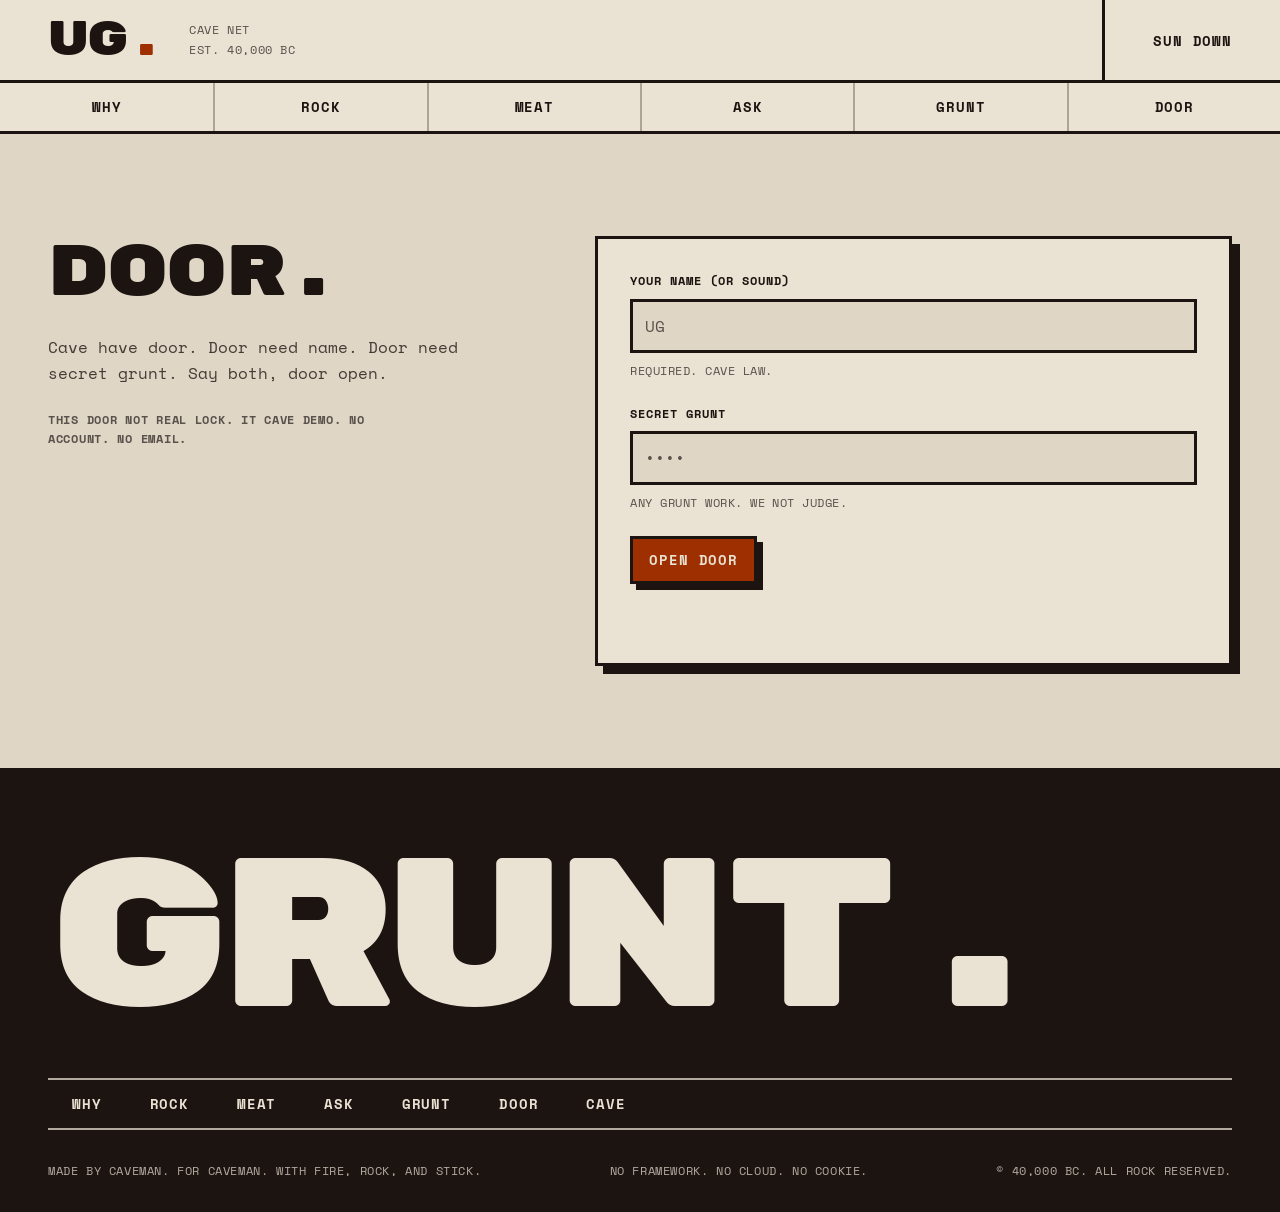
<file: login.html>
<!doctype html>
<html lang="en" data-fire="day">
<head>
  <meta charset="utf-8">
  <meta name="viewport" content="width=device-width, initial-scale=1, viewport-fit=cover">
  <title>ENTER CAVE — UG CAVE NET</title>
  <meta name="description" content="Cave door. Name and secret grunt. Then you inside. No account. No email. Just cave.">
  <link rel="icon" href="favicon.svg" type="image/svg+xml">
  <script>
    try {
      if (localStorage.getItem("cave-fire") === "night") {
        document.documentElement.dataset.fire = "night";
      }
    } catch (error) {}
  </script>
  <link rel="preload" href="assets/fonts/rubik-mono-one-400.woff2" as="font" type="font/woff2" crossorigin>
  <link rel="preload" href="assets/fonts/space-mono-400.woff2" as="font" type="font/woff2" crossorigin>
  <link rel="stylesheet" href="styles.css">
  <script src="script.js" defer></script>
</head>
<body id="top">
  <a class="skip-link" href="#main">SKIP TO DOOR</a>

  <header class="masthead">
    <a class="masthead__brand" href="index.html" aria-label="UG Cave Net, back to cave">
      <span class="logo">UG<span>.</span></span>
      <span class="masthead__tag"><span>Cave Net</span><span>Est. 40,000 BC</span></span>
    </a>
    <button class="fire" type="button" data-fire-toggle aria-pressed="false" aria-label="Turn the cave dark">SUN DOWN</button>
    <nav class="masthead__nav" aria-label="Cave sections">
      <a href="index.html#why">WHY</a>
      <a href="index.html#rock">ROCK</a>
      <a href="index.html#meat">MEAT</a>
      <a href="index.html#ask">ASK</a>
      <a href="index.html#grunt">GRUNT</a>
      <a href="login.html" aria-current="page">DOOR</a>
    </nav>
  </header>

  <main id="main">
    <section class="section contact" id="door" aria-labelledby="door-title">
      <div class="section__inner">
        <div class="contact__grid">
          <div class="contact__intro">
            <h2 id="door-title">DOOR.</h2>
            <p>Cave have door. Door need name. Door need secret grunt. Say both, door open.</p>
            <p class="contact__note">THIS DOOR NOT REAL LOCK. IT CAVE DEMO. NO ACCOUNT. NO EMAIL.</p>
          </div>
          <form class="grunt-form" id="door-form">
            <div class="field">
              <label for="door-name">YOUR NAME (OR SOUND)</label>
              <input id="door-name" name="name" type="text" autocomplete="username" required maxlength="40" placeholder="UG" aria-describedby="door-name-hint">
              <p class="field__hint" id="door-name-hint">REQUIRED. CAVE LAW.</p>
            </div>
            <div class="field">
              <label for="door-secret">SECRET GRUNT</label>
              <input id="door-secret" name="secret" type="password" autocomplete="current-password" required maxlength="64" placeholder="••••" aria-describedby="door-secret-hint">
              <p class="field__hint" id="door-secret-hint">ANY GRUNT WORK. WE NOT JUDGE.</p>
            </div>
            <button class="btn" type="submit">OPEN DOOR</button>
            <p class="form__status" role="status" aria-live="polite"></p>
          </form>
        </div>
      </div>
    </section>
  </main>

  <footer class="site-footer">
    <div class="site-footer__inner">
      <p class="site-footer__word">GRUNT.</p>
      <nav class="site-footer__nav" aria-label="Footer">
        <a href="index.html#why">WHY</a>
        <a href="index.html#rock">ROCK</a>
        <a href="index.html#meat">MEAT</a>
        <a href="index.html#ask">ASK</a>
        <a href="index.html#grunt">GRUNT</a>
        <a href="login.html">DOOR</a>
        <a href="index.html">CAVE</a>
      </nav>
      <div class="site-footer__meta">
        <p>MADE BY CAVEMAN. FOR CAVEMAN. WITH FIRE, ROCK, AND STICK.</p>
        <p>NO FRAMEWORK. NO CLOUD. NO COOKIE.</p>
        <p>© 40,000 BC. ALL ROCK RESERVED.</p>
      </div>
    </div>
  </footer>
</body>
</html>
</file>
<file: styles.css>
/* Hallmark · macrostructure: bespoke cave-poster · theme: custom (vibe: "cave wall, ochre handprint, no polish")
 * display: Rubik Mono One · body: Space Mono · axes: light / display-heavy / chromatic-terracotta
 * slop-test: pass · contrast: pass (40–41) · responsive: pass (34, 49, 50–57) · full token stamp in tokens.css
 */
@import url("tokens.css");

/* ————— base ————— */

*,
*::before,
*::after {
  box-sizing: border-box;
}

html,
body {
  overflow-x: clip;
}

html {
  -webkit-text-size-adjust: 100%;
}

@media (prefers-reduced-motion: no-preference) {
  html {
    scroll-behavior: smooth;
  }
}

body {
  margin: 0;
  min-height: 100svh;
  background-color: var(--color-paper);
  background-image: radial-gradient(var(--color-grain) 0.8px, transparent 0.8px);
  background-size: 7px 7px;
  color: var(--color-ink);
  font-family: var(--font-body);
  font-size: var(--text-base);
  line-height: var(--lh-body);
}

body,
button,
input,
textarea {
  font-family: var(--font-body);
}

h1,
h2,
h3,
p,
figure,
blockquote,
ul,
ol,
dl,
dd {
  margin: 0;
}

ul,
ol {
  padding: 0;
  list-style: none;
}

img,
svg {
  display: block;
  max-width: 100%;
}

a {
  color: inherit;
}

button,
input,
textarea {
  color: inherit;
}

button {
  cursor: pointer;
}

:where(h1, h2, h3) {
  min-width: 0;
  font-family: var(--font-display);
  font-weight: 400;
  line-height: var(--lh-tight);
  letter-spacing: -0.03em;
  overflow-wrap: anywhere;
  text-wrap: balance;
}

p {
  max-width: 64ch;
}

::selection {
  background: var(--color-accent);
  color: var(--color-accent-ink);
}

:where(a, button, summary, input, textarea):focus-visible {
  outline: var(--rule) solid var(--color-focus);
  outline-offset: 3px;
}

:where(.ticker, .site-footer) :focus-visible {
  outline-color: var(--color-band-focus);
}

.skip-link {
  position: absolute;
  inset-block-start: var(--space-sm);
  inset-inline-start: var(--space-sm);
  z-index: 20;
  padding: var(--space-xs) var(--space-sm);
  border: var(--rule) solid var(--color-ink);
  background: var(--color-accent);
  color: var(--color-accent-ink);
  font-weight: 700;
  font-size: var(--text-sm);
  text-transform: uppercase;
  text-decoration: none;
  transform: translateY(-200%);
}

.skip-link:focus-visible {
  transform: none;
}

/* ————— ticker ————— */

.ticker {
  display: flex;
  align-items: stretch;
  min-height: var(--space-xl);
  border-bottom: var(--rule) solid var(--color-band-ink);
  background: var(--color-band);
  color: var(--color-band-ink);
}

.ticker__viewport {
  flex: 1;
  min-width: 0;
  overflow: hidden;
}

.ticker__track {
  display: flex;
  width: max-content;
  animation: ticker-scroll 34s linear infinite;
}

.ticker:hover .ticker__track,
.ticker:focus-within .ticker__track,
.ticker.is-paused .ticker__track {
  animation-play-state: paused;
}

.ticker__group {
  display: flex;
  flex: 0 0 auto;
  align-items: center;
  gap: var(--space-lg);
  padding-inline: var(--space-lg);
}

.ticker__item {
  display: inline-flex;
  align-items: center;
  font-size: var(--text-xs);
  font-weight: 700;
  letter-spacing: 0.09em;
  line-height: 1;
  white-space: nowrap;
  text-transform: uppercase;
}

.ticker__item::after {
  content: "///";
  margin-inline-start: var(--space-lg);
  color: var(--color-band-accent);
}

.ticker__pause {
  flex: 0 0 auto;
  min-width: 44px;
  min-height: 44px;
  padding-inline: var(--space-xs);
  border: 0;
  border-inline-start: var(--rule) solid var(--color-band-ink);
  background: transparent;
  color: inherit;
  font-size: var(--text-xs);
  font-weight: 700;
  letter-spacing: 0.08em;
  text-transform: uppercase;
}

.ticker__pause:hover {
  background: var(--color-band-ink);
  color: var(--color-band);
}

@keyframes ticker-scroll {
  to {
    transform: translateX(-50%);
  }
}

/* ————— masthead ————— */

.masthead {
  display: grid;
  grid-template-columns: minmax(0, 1fr) auto auto;
  align-items: stretch;
  border-bottom: var(--rule) solid var(--color-ink);
  background: var(--color-paper);
}

.masthead__brand {
  display: flex;
  align-items: center;
  gap: var(--space-md);
  min-width: 0;
  padding: var(--space-sm) var(--page-pad);
  text-decoration: none;
}

.logo {
  font-family: var(--font-display);
  font-size: clamp(2rem, 4vw, 3rem);
  line-height: 1;
  letter-spacing: -0.04em;
  white-space: nowrap;
}

.logo span {
  color: var(--color-accent);
}

.masthead__tag {
  display: grid;
  gap: var(--space-3xs);
  color: var(--color-muted);
  font-size: var(--text-xs);
  line-height: 1.35;
  letter-spacing: 0.05em;
  text-transform: uppercase;
}

.masthead__tag span {
  white-space: nowrap;
}

.fire {
  align-self: stretch;
  min-width: 44px;
  padding: var(--space-sm) var(--page-pad);
  border: 0;
  border-inline-start: var(--rule) solid var(--color-ink);
  background: var(--color-paper);
  color: var(--color-ink);
  font-size: var(--text-sm);
  font-weight: 700;
  letter-spacing: 0.06em;
  white-space: nowrap;
  text-transform: uppercase;
}

.fire:hover {
  background: var(--color-accent);
  color: var(--color-accent-ink);
}

.masthead__nav {
  grid-column: 1 / -1;
  display: grid;
  grid-template-columns: repeat(6, minmax(0, 1fr));
  border-top: var(--rule) solid var(--color-ink);
}

.masthead__nav a {
  display: flex;
  align-items: center;
  justify-content: center;
  min-height: 48px;
  padding-inline: var(--space-2xs);
  border-inline-start: var(--rule-thin) solid var(--color-rule);
  font-size: var(--text-sm);
  font-weight: 700;
  letter-spacing: 0.06em;
  line-height: 1;
  text-align: center;
  text-decoration: none;
  text-transform: uppercase;
  white-space: nowrap;
}

.masthead__nav a:first-child {
  border-inline-start: 0;
}

.masthead__nav a:hover {
  background: var(--color-paper-3);
}

/* ————— shared ————— */

.section {
  border-bottom: var(--rule) solid var(--color-ink);
  padding-block: clamp(3.5rem, 8vw, 7rem);
}

.section__inner {
  width: 100%;
  max-width: var(--page-max);
  margin-inline: auto;
  padding-inline: var(--page-pad);
}

.section__head {
  display: grid;
  gap: var(--space-sm);
  margin-bottom: clamp(2rem, 5vw, 4rem);
}

.section__head h2 {
  font-size: var(--text-section);
  text-transform: uppercase;
}

.section__head p {
  max-width: 52ch;
  color: var(--color-ink-2);
  font-size: var(--text-md);
}

.btn {
  display: inline-flex;
  align-items: center;
  justify-content: center;
  gap: 0.6em;
  min-height: 48px;
  padding: var(--space-xs) var(--space-sm);
  border: var(--rule) solid var(--color-ink);
  border-radius: var(--radius);
  background: var(--color-accent);
  box-shadow: 6px 6px 0 var(--color-ink);
  color: var(--color-accent-ink);
  font-size: var(--text-sm);
  font-weight: 700;
  letter-spacing: 0.06em;
  line-height: 1;
  text-decoration: none;
  text-transform: uppercase;
  white-space: nowrap;
}

.btn:hover {
  background: var(--color-ink);
  color: var(--color-paper);
}

.btn:active {
  box-shadow: 2px 2px 0 var(--color-ink);
  transform: translate(4px, 4px);
}

.btn:disabled {
  border-color: var(--color-muted);
  background: var(--color-paper-3);
  box-shadow: none;
  color: var(--color-muted);
  cursor: not-allowed;
  opacity: 0.55;
  transform: none;
}

.btn--ghost {
  background: var(--color-paper);
  color: var(--color-ink);
}

.btn--ghost:hover {
  background: var(--color-ink);
  color: var(--color-paper);
}

.link {
  display: inline-flex;
  align-items: center;
  gap: 0.5em;
  min-height: 48px;
  color: var(--color-ink);
  font-size: var(--text-sm);
  font-weight: 700;
  letter-spacing: 0.06em;
  line-height: 1;
  text-decoration: underline;
  text-decoration-thickness: 2px;
  text-underline-offset: 2px;
  text-transform: uppercase;
  white-space: nowrap;
}

.link:hover {
  color: var(--color-accent);
}

:where(.masthead__nav a, .site-footer__nav a, .link, .fire, .ticker__pause):active {
  opacity: 0.72;
}

.faq summary:active {
  background: var(--color-paper-2);
}

.field input:active,
.field textarea:active {
  background: var(--color-paper-3);
}

/* ————— hero ————— */

.hero {
  display: grid;
  grid-template-columns: minmax(0, 1.25fr) minmax(0, 0.75fr);
  gap: clamp(2rem, 5vw, 4rem);
  align-items: center;
  width: 100%;
  max-width: var(--page-max);
  margin-inline: auto;
  padding: clamp(2rem, 5vw, 4rem) var(--page-pad) clamp(3.5rem, 6.5vw, 6rem);
}

.hero__title {
  font-size: var(--text-display);
  line-height: var(--lh-tight);
  letter-spacing: -0.045em;
  text-transform: uppercase;
}

.hero__line {
  display: block;
}

.hero__site {
  color: var(--color-accent);
}

.hero__lede {
  max-width: 46ch;
  margin-block-start: var(--space-md);
  color: var(--color-ink-2);
  font-size: clamp(1rem, 1.6vw, 1.25rem);
  line-height: 1.55;
}

.hero__actions {
  display: flex;
  flex-wrap: wrap;
  align-items: center;
  gap: var(--space-sm) var(--space-lg);
  margin-block-start: var(--space-xl);
}

.hero__facts {
  display: flex;
  flex-wrap: wrap;
  gap: var(--space-xs) var(--space-lg);
  margin-block-start: var(--space-xl);
  padding-block-start: var(--space-sm);
  border-top: var(--rule-thin) solid var(--color-rule);
  color: var(--color-muted);
  font-size: var(--text-xs);
  font-weight: 700;
  letter-spacing: 0.08em;
  text-transform: uppercase;
}

.hero__facts li {
  display: inline-flex;
  align-items: center;
  gap: var(--space-2xs);
  white-space: nowrap;
}

.hero__facts li::before {
  content: "×";
  color: var(--color-accent);
  font-weight: 700;
}

.hero__art {
  margin: 0;
  border: var(--rule) solid var(--color-ink);
  background: var(--color-cave);
  box-shadow: var(--shadow-art);
}

.hero__art svg {
  width: 100%;
  height: auto;
  aspect-ratio: 600 / 540;
}

.hero__art figcaption {
  display: flex;
  flex-wrap: wrap;
  justify-content: space-between;
  gap: var(--space-2xs) var(--space-sm);
  padding: var(--space-xs) var(--space-sm);
  border-top: var(--rule) solid var(--color-ink);
  background: var(--color-paper);
  color: var(--color-ink-2);
  font-size: var(--text-xs);
  line-height: 1.4;
  letter-spacing: 0.04em;
  text-transform: uppercase;
}

/* ————— manifesto band ————— */

.manifesto {
  border-block: var(--rule) solid var(--color-ink);
  background: var(--color-band);
  color: var(--color-band-ink);
  padding-block: clamp(3.5rem, 8vw, 7rem);
}

.manifesto__inner {
  width: 100%;
  max-width: var(--page-max);
  margin-inline: auto;
  padding-inline: var(--page-pad);
}

.manifesto__statement {
  max-width: 26ch;
  font-family: var(--font-display);
  font-size: var(--text-section);
  line-height: 1.04;
  letter-spacing: -0.04em;
  text-transform: uppercase;
  overflow-wrap: anywhere;
}

.manifesto__accent {
  color: var(--color-band-accent);
}

.manifesto__meta {
  display: flex;
  flex-wrap: wrap;
  justify-content: space-between;
  gap: var(--space-sm);
  margin-block-start: clamp(2rem, 5vw, 4rem);
  padding-block-start: var(--space-sm);
  border-top: var(--rule-thin) solid var(--color-band-muted);
  color: var(--color-band-muted);
  font-size: var(--text-xs);
  font-weight: 700;
  letter-spacing: 0.08em;
  text-transform: uppercase;
}

/* ————— principles ————— */

.principles {
  border-top: var(--rule) solid var(--color-ink);
}

.principle {
  display: grid;
  grid-template-columns: 4.5rem minmax(0, 0.8fr) minmax(0, 1.2fr);
  gap: var(--space-md) var(--space-lg);
  align-items: start;
  padding-block: var(--space-lg);
  border-bottom: var(--rule-thin) solid var(--color-rule);
}

.principle:last-child {
  border-bottom: 0;
  padding-block-end: 0;
}

.principle__num {
  grid-row: 1 / span 2;
  color: var(--color-accent);
  font-family: var(--font-display);
  font-size: var(--text-xl);
  line-height: 1;
}

.principle h3 {
  font-size: clamp(1.4rem, 2.6vw, 2rem);
  text-transform: uppercase;
}

.principle p {
  max-width: 46ch;
  color: var(--color-ink-2);
}

/* ————— rock counter ————— */

.rock {
  background: var(--color-paper-2);
}

.rock__machine {
  display: grid;
  grid-template-columns: minmax(0, 0.9fr) minmax(0, 1.1fr);
  border: var(--rule) solid var(--color-ink);
  background: var(--color-paper);
  box-shadow: var(--shadow-hard);
}

.rock__intro {
  display: flex;
  flex-direction: column;
  align-items: flex-start;
  gap: var(--space-md);
  padding: clamp(1.5rem, 4vw, 3rem);
  border-inline-end: var(--rule) solid var(--color-ink);
}

.rock__intro h2 {
  font-size: var(--text-section);
  text-transform: uppercase;
}

.rock__intro p {
  max-width: 46ch;
  color: var(--color-ink-2);
}

.rock__actions {
  display: flex;
  flex-wrap: wrap;
  gap: var(--space-sm);
  margin-block-start: auto;
  padding-block-start: var(--space-md);
}

.rock__display {
  display: flex;
  flex-direction: column;
  padding: clamp(1.5rem, 4vw, 3rem);
  min-width: 0;
}

.rock__label {
  color: var(--color-muted);
  font-size: var(--text-sm);
  font-weight: 700;
  letter-spacing: 0.08em;
  text-transform: uppercase;
}

.rock__count {
  display: flex;
  flex-wrap: wrap;
  align-items: baseline;
  gap: var(--space-2xs) var(--space-sm);
  font-family: var(--font-display);
  font-size: var(--text-mega);
  line-height: 1;
  letter-spacing: -0.05em;
}

.rock__count-unit {
  font-family: var(--font-body);
  font-size: var(--text-lg);
  letter-spacing: 0.06em;
}

.rock__pile {
  display: flex;
  flex: 1;
  flex-wrap: wrap;
  align-content: flex-end;
  gap: var(--space-3xs);
  min-height: 11rem;
  margin-block-start: var(--space-md);
  padding-block: var(--space-sm);
  overflow: hidden;
  border-block: var(--rule-thin) solid var(--color-rule);
}

.rock-glyph {
  flex: 0 0 auto;
  width: clamp(2rem, 4.5vw, 3.25rem);
  height: auto;
  transform: rotate(var(--rot, 0deg));
}

.rock-glyph.is-new {
  animation: rock-drop var(--dur-mid) var(--ease-out);
}

.rock__empty {
  align-self: flex-end;
  color: var(--color-muted);
  font-size: var(--text-sm);
  font-weight: 700;
  letter-spacing: 0.06em;
  text-transform: uppercase;
}

.rock__note {
  margin-block-start: var(--space-sm);
  color: var(--color-muted);
  font-size: var(--text-xs);
  letter-spacing: 0.04em;
  text-transform: uppercase;
}

@keyframes rock-drop {
  from {
    opacity: 0;
    transform: translateY(-12px) rotate(calc(var(--rot, 0deg) - 8deg));
  }
  to {
    opacity: 1;
    transform: rotate(var(--rot, 0deg));
  }
}

/* ————— meat ————— */

.menu {
  border-top: var(--rule) solid var(--color-ink);
}

.menu__item {
  display: grid;
  grid-template-columns: minmax(0, 0.75fr) minmax(0, 1.25fr) auto;
  gap: var(--space-2xs) var(--space-lg);
  align-items: baseline;
  padding-block: var(--space-lg);
  border-bottom: var(--rule-thin) solid var(--color-rule);
}

.menu__item h3 {
  font-size: clamp(1.5rem, 3vw, 2.5rem);
  text-transform: uppercase;
}

.menu__desc {
  max-width: 48ch;
  color: var(--color-ink-2);
}

.menu__price {
  justify-self: end;
  color: var(--color-accent);
  font-family: var(--font-display);
  font-size: var(--text-md);
  letter-spacing: -0.02em;
  white-space: nowrap;
}

.menu__item--free .menu__price {
  padding: var(--space-3xs) var(--space-2xs);
  border: var(--rule-thin) solid var(--color-ink);
  background: var(--color-ochre);
  color: var(--color-ink);
}

.menu__note {
  margin-block-start: var(--space-md);
  color: var(--color-muted);
  font-size: var(--text-xs);
  font-weight: 700;
  letter-spacing: 0.06em;
  text-transform: uppercase;
}

/* ————— elder quote ————— */

.elder {
  border-bottom: var(--rule) solid var(--color-ink);
  padding-block: clamp(4rem, 9vw, 8rem);
}

.elder__inner {
  width: 100%;
  max-width: var(--page-max);
  margin-inline: auto;
  padding-inline: var(--page-pad);
}

.pullquote {
  border-block: var(--rule-heavy) solid var(--color-ink);
  padding-block: clamp(1.5rem, 4vw, 3rem);
}

.pullquote p {
  max-width: 19ch;
  font-family: var(--font-display);
  font-size: clamp(2.25rem, 6vw, 5.25rem);
  line-height: 1.04;
  letter-spacing: -0.045em;
  text-transform: uppercase;
  overflow-wrap: anywhere;
}

.pullquote figcaption {
  margin-block-start: var(--space-lg);
  color: var(--color-muted);
  font-size: var(--text-sm);
  font-weight: 700;
  letter-spacing: 0.08em;
  text-transform: uppercase;
}

/* ————— ask elder ————— */

.faq {
  border-top: var(--rule) solid var(--color-ink);
}

.faq details {
  border-bottom: var(--rule-thin) solid var(--color-rule);
}

.faq details:last-child {
  border-bottom: 0;
}

.faq summary {
  display: flex;
  align-items: center;
  gap: var(--space-sm);
  padding-block: var(--space-md);
  font-size: clamp(1rem, 2vw, 1.35rem);
  font-weight: 700;
  letter-spacing: 0.02em;
  line-height: 1.25;
  text-transform: uppercase;
  white-space: nowrap;
  cursor: pointer;
  list-style: none;
}

.faq summary::-webkit-details-marker {
  display: none;
}

.faq summary::before {
  content: "+";
  flex: 0 0 auto;
  color: var(--color-accent);
  font-family: var(--font-display);
  font-size: var(--text-lg);
  line-height: 1;
}

.faq details[open] summary::before {
  content: "−";
}

.faq details[open] summary {
  color: var(--color-accent);
}

.faq__answer {
  max-width: 62ch;
  padding-block: 0 var(--space-md);
  padding-inline-start: clamp(1.5rem, 3.5vw, 2.25rem);
  color: var(--color-ink-2);
}

/* ————— grunt form ————— */

.contact {
  background: var(--color-paper-2);
}

.contact__grid {
  display: grid;
  grid-template-columns: minmax(0, 0.85fr) minmax(0, 1.15fr);
  gap: clamp(2rem, 6vw, 5rem);
  align-items: start;
}

.contact__intro h2 {
  font-size: var(--text-section);
  text-transform: uppercase;
}

.contact__intro p {
  max-width: 46ch;
  margin-block-start: var(--space-md);
  color: var(--color-ink-2);
}

.contact__note {
  color: var(--color-muted) !important;
  font-size: var(--text-xs);
  font-weight: 700;
  letter-spacing: 0.06em;
  text-transform: uppercase;
}

.grunt-form {
  display: grid;
  gap: var(--space-md);
  padding: clamp(1.25rem, 3vw, 2rem);
  border: var(--rule) solid var(--color-ink);
  background: var(--color-paper);
  box-shadow: var(--shadow-hard);
}

.field {
  display: grid;
  gap: var(--space-2xs);
}

.field label {
  font-size: var(--text-xs);
  font-weight: 700;
  letter-spacing: 0.08em;
  text-transform: uppercase;
}

.field input,
.field textarea {
  width: 100%;
  min-height: 48px;
  padding: var(--space-xs);
  border: var(--rule) solid var(--color-ink);
  border-radius: var(--radius);
  outline: 2px solid transparent;
  outline-offset: 1px;
  background: var(--color-paper-2);
  color: var(--color-ink);
  font-family: var(--font-body);
  font-size: var(--text-base);
  line-height: 1.5;
}

.field textarea {
  min-height: 8rem;
  resize: vertical;
}

.field input::placeholder,
.field textarea::placeholder {
  color: var(--color-muted);
  opacity: 1;
}

.field input:hover,
.field textarea:hover {
  background: var(--color-paper-3);
}

.field input:focus-visible,
.field textarea:focus-visible {
  outline: var(--rule) solid var(--color-focus);
  outline-offset: 2px;
}

.field input:user-invalid,
.field textarea:user-invalid {
  border-color: var(--color-error);
}

.field:has(input:user-invalid) label,
.field:has(textarea:user-invalid) label {
  color: var(--color-error);
}

.field input:disabled,
.field textarea:disabled {
  background: var(--color-paper-3);
  color: var(--color-muted);
  cursor: not-allowed;
  opacity: 0.55;
}

.field__hint {
  min-height: 1lh;
  color: var(--color-muted);
  font-size: var(--text-xs);
  letter-spacing: 0.04em;
  text-transform: uppercase;
}

.grunt-form .btn {
  justify-self: start;
}

.form__status {
  min-height: 1.6em;
  color: var(--color-success);
  font-size: var(--text-sm);
  font-weight: 700;
  letter-spacing: 0.04em;
  text-transform: uppercase;
}

/* ————— footer ————— */

.site-footer {
  padding-block: var(--space-2xl) var(--space-lg);
  background: var(--color-band);
  color: var(--color-band-ink);
}

.site-footer__inner {
  width: 100%;
  max-width: var(--page-max);
  margin-inline: auto;
  padding-inline: var(--page-pad);
}

.site-footer__word {
  color: var(--color-band-ink);
  font-family: var(--font-display);
  font-size: var(--text-footer);
  line-height: 1;
  letter-spacing: -0.05em;
  text-transform: uppercase;
  overflow-wrap: anywhere;
}

.site-footer__nav {
  display: flex;
  flex-wrap: wrap;
  margin-block-start: var(--space-lg);
  border-block: var(--rule-thin) solid var(--color-band-muted);
}

.site-footer__nav a {
  display: inline-flex;
  align-items: center;
  min-height: 48px;
  padding-inline: var(--space-md);
  font-size: var(--text-sm);
  font-weight: 700;
  letter-spacing: 0.06em;
  line-height: 1;
  text-decoration: none;
  text-transform: uppercase;
  white-space: nowrap;
}

.site-footer__nav a:hover {
  background: var(--color-band-ink);
  color: var(--color-band);
}

.site-footer__meta {
  display: flex;
  flex-wrap: wrap;
  justify-content: space-between;
  gap: var(--space-sm) var(--space-lg);
  margin-block-start: var(--space-lg);
  color: var(--color-band-muted);
  font-size: var(--text-xs);
  letter-spacing: 0.05em;
  line-height: 1.5;
  text-transform: uppercase;
}

.site-footer__meta p {
  max-width: none;
}

/* ————— responsive ————— */

@media (max-width: 60rem) {
  .hero {
    grid-template-columns: minmax(0, 1fr);
    align-items: start;
  }

  .hero__art {
    max-width: 34rem;
  }

  .rock__machine,
  .contact__grid {
    grid-template-columns: minmax(0, 1fr);
  }

  .rock__intro {
    border-inline-end: 0;
    border-bottom: var(--rule) solid var(--color-ink);
  }

  .rock__actions {
    margin-block-start: 0;
  }
}

@media (max-width: 48rem) {
  .masthead__tag {
    display: none;
  }

  .masthead {
    grid-template-columns: minmax(0, 1fr) auto;
  }

  .fire {
    padding-inline: var(--space-sm);
  }

  .principle {
    grid-template-columns: 2.5rem minmax(0, 1fr);
  }

  .principle__num {
    grid-row: 1 / span 2;
  }

  .principle p {
    grid-column: 2;
  }

  .menu__item {
    grid-template-columns: minmax(0, 1fr) auto;
  }

  .menu__desc {
    grid-column: 1;
    grid-row: 2;
  }

  .menu__price {
    grid-column: 2;
    grid-row: 1;
  }

  .pullquote p {
    max-width: 15ch;
  }
}

@media (max-width: 26rem) {
  .hero__actions {
    align-items: stretch;
    flex-direction: column;
  }

  .hero__actions .btn,
  .hero__actions .link {
    justify-content: center;
  }

  .rock__actions {
    flex-direction: column;
    align-items: stretch;
  }

  .rock__actions .btn {
    width: 100%;
  }

  .grunt-form .btn {
    width: 100%;
  }
}

@media (prefers-reduced-motion: reduce) {
  .ticker__track {
    animation: none;
  }

  .ticker__pause {
    display: none;
  }

  .rock-glyph.is-new {
    animation: none;
  }

  .btn:active {
    transform: none;
  }
}

.rock-glyph path {
  fill: var(--color-ink);
}

.rock-glyph--accent path {
  fill: var(--color-accent);
}
</file>
<file: floral/floral.css>
/* Foxglove & Fern — floral design studio, Lexington KY
   Plain, warm, a little romantic. Cream paper, deep green ink, blush accents. */

:root {
  --cream: #faf6f0;
  --cream-deep: #f3ece1;
  --green-ink: #2e3b2e;
  --green: #4a6741;
  --green-soft: #7a9471;
  --blush: #e8b7b0;
  --rose: #c98a86;
  --gold: #f4e6c8;
  --text-muted: #6b7268;

  --serif: "Cormorant Garamond", Georgia, serif;
  --sans: "Karla", "Segoe UI", sans-serif;

  --shadow: 0 14px 34px rgba(46, 59, 46, 0.1);
  --radius: 14px;

  --ease: cubic-bezier(0.22, 1, 0.36, 1);
}

* {
  box-sizing: border-box;
}

html {
  scroll-behavior: smooth;
}

body {
  margin: 0;
  background: var(--cream);
  color: var(--green-ink);
  font-family: var(--sans);
  font-size: 1.05rem;
  line-height: 1.65;
}

h1, h2, h3 {
  font-family: var(--serif);
  font-weight: 500;
  line-height: 1.15;
  margin: 0;
  overflow-wrap: anywhere;
}

p {
  margin: 0;
}

a {
  color: var(--green);
}

a:hover {
  color: var(--rose);
}

:focus-visible {
  outline: 2px solid var(--green);
  outline-offset: 2px;
}

::selection {
  background: var(--blush);
  color: var(--green-ink);
}

.skip-link {
  position: absolute;
  left: 1rem;
  top: 1rem;
  z-index: 100;
  padding: 0.5rem 1rem;
  background: var(--cream);
  border: 1px solid var(--green);
  text-decoration: none;
}

.skip-link:not(:focus) {
  position: absolute;
  width: 1px;
  height: 1px;
  overflow: hidden;
  clip-path: inset(50%);
}

/* Buttons */

.btn {
  display: inline-flex;
  align-items: center;
  justify-content: center;
  min-height: 48px;
  padding: 0.7rem 1.6rem;
  border-radius: 999px;
  font-family: var(--sans);
  font-weight: 700;
  font-size: 0.95rem;
  letter-spacing: 0.02em;
  text-decoration: none;
  white-space: nowrap;
  cursor: pointer;
  transition:
    background-color 0.25s var(--ease),
    color 0.25s var(--ease),
    border-color 0.25s var(--ease),
    transform 0.15s var(--ease),
    box-shadow 0.25s var(--ease);
}

.btn--solid {
  background: var(--green);
  border: 2px solid var(--green);
  color: #fff;
}

.btn--solid:hover {
  background: var(--green-ink);
  border-color: var(--green-ink);
  color: #fff;
  box-shadow: var(--shadow);
  transform: translateY(-1px);
}

.btn--outline {
  background: transparent;
  border: 2px solid var(--green);
  color: var(--green);
}

.btn--outline:hover {
  background: var(--green);
  color: #fff;
  transform: translateY(-1px);
}

.btn:active {
  transform: translateY(1px);
}

.btn:disabled {
  opacity: 0.55;
  cursor: not-allowed;
}

.btn--sm {
  min-height: 42px;
  padding: 0.5rem 1.2rem;
  font-size: 0.85rem;
}

/* Navigation */

.site-nav {
  position: sticky;
  top: 0;
  z-index: 50;
  display: flex;
  align-items: center;
  gap: 2rem;
  padding: 0.9rem clamp(1.25rem, 5vw, 3rem);
  background: rgba(250, 246, 240, 0.92);
  backdrop-filter: blur(8px);
  border-bottom: 1px solid rgba(46, 59, 46, 0.1);
}

.brand {
  display: inline-flex;
  align-items: center;
  gap: 0.55rem;
  text-decoration: none;
  color: var(--green-ink);
}

.brand__mark {
  width: 30px;
  height: 30px;
  flex: none;
}

.brand__petal {
  fill: var(--rose);
}

.brand__core {
  fill: var(--gold);
}

.brand__name {
  font-family: var(--serif);
  font-weight: 600;
  font-size: 1.3rem;
  letter-spacing: 0.01em;
  white-space: nowrap;
}

.site-nav__links {
  display: flex;
  gap: 1.6rem;
  margin-inline: auto;
}

.site-nav__links a {
  font-weight: 500;
  text-decoration: none;
  white-space: nowrap;
  padding-block: 0.4rem;
}

.site-nav__links a:hover {
  text-decoration: underline;
  text-underline-offset: 6px;
}

/* Hero */

.hero {
  position: relative;
  display: grid;
  place-items: center;
  padding: clamp(4rem, 10vh, 7rem) clamp(1.25rem, 5vw, 3rem) clamp(5rem, 12vh, 8rem);
  text-align: center;
  overflow: hidden;
  background:
    radial-gradient(420px 320px at 18% 22%, rgba(232, 183, 176, 0.4), transparent 70%),
    radial-gradient(460px 340px at 82% 78%, rgba(122, 148, 113, 0.28), transparent 70%),
    var(--cream);
}

.hero__bloom {
  position: absolute;
  right: -80px;
  bottom: -90px;
  width: clamp(220px, 30vw, 420px);
  opacity: 0.35;
  pointer-events: none;
}

.hero__petals ellipse {
  fill: var(--blush);
}

.hero__core {
  fill: var(--gold);
}

.hero__stem {
  fill: none;
  stroke: var(--green-soft);
  stroke-width: 3;
  stroke-linecap: round;
}

.hero__leaf {
  fill: var(--green-soft);
}

.hero__inner {
  position: relative;
  max-width: 56rem;
  display: grid;
  gap: 1.4rem;
  justify-items: center;
}

.eyebrow {
  margin: 0;
  text-transform: uppercase;
  letter-spacing: 0.22em;
  font-size: 0.78rem;
  font-weight: 700;
  color: var(--rose);
}

.hero h1 {
  font-size: clamp(2.6rem, 6vw, 4.6rem);
}

.lede {
  max-width: 46ch;
  font-size: 1.2rem;
  color: var(--text-muted);
}

.hero__actions {
  display: flex;
  gap: 1rem;
  flex-wrap: wrap;
  justify-content: center;
  margin-top: 0.6rem;
}

/* Sections */

.section {
  padding: clamp(3.5rem, 9vh, 6rem) clamp(1.25rem, 5vw, 3rem);
  max-width: 68rem;
  margin-inline: auto;
}

.section--tint {
  background: var(--cream-deep);
  max-width: none;
}

.section--tint > * {
  max-width: 68rem;
  margin-inline: auto;
}

.section__head {
  text-align: center;
  max-width: 40rem;
  margin: 0 auto 3rem;
  display: grid;
  gap: 0.8rem;
}

.section__head h2 {
  font-size: clamp(1.9rem, 4vw, 2.8rem);
}

.section__head p {
  color: var(--text-muted);
}

/* Cards */

.cards {
  display: grid;
  grid-template-columns: repeat(auto-fit, minmax(min(100%, 17rem), 1fr));
  gap: 1.6rem;
}

.card {
  background: #fff;
  border: 1px solid rgba(46, 59, 46, 0.08);
  border-radius: var(--radius);
  padding: 2rem 1.8rem;
  display: grid;
  gap: 0.8rem;
  align-content: start;
  transition:
    transform 0.25s var(--ease),
    box-shadow 0.25s var(--ease);
}

.card:hover {
  transform: translateY(-4px);
  box-shadow: var(--shadow);
}

.card__icon {
  width: 48px;
  height: 48px;
  fill: none;
  stroke: var(--green);
  stroke-width: 2;
  stroke-linecap: round;
  stroke-linejoin: round;
}

.card h3 {
  font-size: 1.6rem;
}

.card p {
  color: var(--text-muted);
}

.card__meta {
  font-size: 0.85rem;
  font-weight: 700;
  letter-spacing: 0.06em;
  text-transform: uppercase;
  color: var(--rose);
}

/* Gallery */

.gallery {
  display: grid;
  grid-template-columns: repeat(auto-fit, minmax(min(100%, 12rem), 1fr));
  gap: 1.4rem;
}

.tile {
  margin: 0;
  background: #fff;
  border-radius: var(--radius);
  padding: 1.6rem 1.6rem 1.2rem;
  display: grid;
  gap: 0.8rem;
  justify-items: center;
  border: 1px solid rgba(46, 59, 46, 0.08);
  transition:
    transform 0.25s var(--ease),
    box-shadow 0.25s var(--ease);
}

.tile:hover {
  transform: translateY(-4px);
  box-shadow: var(--shadow);
}

.tile svg {
  width: min(100%, 130px);
  height: auto;
}

.tile figcaption {
  font-family: var(--serif);
  font-size: 1.05rem;
  font-style: italic;
  color: var(--text-muted);
}

.gallery__note {
  margin-top: 2.2rem;
  text-align: center;
  font-size: 0.95rem;
  color: var(--text-muted);
}

/* About */

.about {
  display: grid;
  grid-template-columns: minmax(0, 1.2fr) minmax(0, 0.8fr);
  gap: 3rem;
  align-items: center;
}

.about__text h2 {
  font-size: clamp(1.9rem, 4vw, 2.8rem);
  margin-bottom: 1.2rem;
}

.about__text p {
  color: var(--text-muted);
  max-width: 55ch;
}

.about__text p + p {
  margin-top: 1rem;
}

.about__points {
  list-style: none;
  margin: 1.6rem 0 0;
  padding: 0;
  display: grid;
  gap: 0.6rem;
}

.about__points li {
  position: relative;
  padding-left: 1.8rem;
  font-weight: 500;
}

.about__points li::before {
  content: "";
  position: absolute;
  left: 0;
  top: 0.42em;
  width: 12px;
  height: 12px;
  border-radius: 50%;
  background: var(--blush);
  box-shadow: inset 0 0 0 3px var(--rose);
}

.about__art {
  width: 100%;
  height: auto;
}

/* Contact */

.contact {
  display: grid;
  grid-template-columns: minmax(0, 1fr);
  gap: 3rem;
}

.contact__info h2 {
  font-size: clamp(1.9rem, 4vw, 2.8rem);
  margin-bottom: 1rem;
}

.contact__info > p {
  color: var(--text-muted);
  max-width: 46ch;
}

.contact__steps {
  list-style: none;
  counter-reset: step;
  margin: 1.8rem 0;
  padding: 0;
  display: grid;
  gap: 0.8rem;
}

.contact__steps li {
  counter-increment: step;
  position: relative;
  padding-left: 2.4rem;
}

.contact__steps li::before {
  content: counter(step);
  position: absolute;
  left: 0;
  top: 0.05em;
  width: 1.6rem;
  height: 1.6rem;
  display: grid;
  place-items: center;
  border-radius: 50%;
  background: var(--green);
  color: #fff;
  font-size: 0.85rem;
  font-weight: 700;
}

.contact__addr {
  font-style: normal;
  display: grid;
  gap: 0.4rem;
  margin-top: 2rem;
  font-weight: 500;
}

.contact__addr a {
  text-decoration: none;
}

.contact__form {
  background: #fff;
  border: 1px solid rgba(46, 59, 46, 0.08);
  border-radius: var(--radius);
  padding: 2rem;
  display: grid;
  gap: 1.3rem;
  box-shadow: var(--shadow);
}

.field {
  display: grid;
  gap: 0.35rem;
}

.field label {
  font-weight: 700;
  font-size: 0.95rem;
}

.field input,
.field select,
.field textarea {
  width: 100%;
  border: 1px solid rgba(46, 59, 46, 0.25);
  border-radius: 8px;
  padding: 0.65rem 0.9rem;
  background: var(--cream);
  font: inherit;
  color: var(--green-ink);
  outline: 2px solid transparent;
  outline-offset: 1px;
  transition: background-color 0.25s var(--ease), border-color 0.25s var(--ease);
}

.field textarea {
  resize: vertical;
  min-height: 6rem;
}

.field input:hover,
.field select:hover,
.field textarea:hover {
  background: var(--cream-deep);
}

.field input:focus-visible,
.field select:focus-visible,
.field textarea:focus-visible {
  outline-color: var(--green);
  border-color: var(--green);
}

.field input::placeholder,
.field textarea::placeholder {
  color: var(--text-muted);
  opacity: 1;
}

.field__helper {
  margin: 0;
  font-size: 0.8rem;
  color: var(--text-muted);
  min-height: 1lh;
}

.field--error input {
  border-color: #b3463a;
  background: #fbeae7;
}

.field--error .field__helper {
  color: #b3463a;
}

.form-success {
  display: grid;
  gap: 0.6rem;
  padding: 1.2rem;
  background: #eef3ea;
  border-radius: 8px;
}

.form-success a {
  font-weight: 700;
}

/* Footer */

.site-foot {
  background: var(--green-ink);
  color: var(--cream);
  padding: 3.5rem clamp(1.25rem, 5vw, 3rem) 2.5rem;
}

.site-foot__inner {
  max-width: 68rem;
  margin-inline: auto;
  display: grid;
  gap: 0.6rem;
  justify-items: center;
  text-align: center;
}

.site-foot__brand {
  margin: 0;
  font-family: var(--serif);
  font-size: 1.7rem;
  font-weight: 600;
}

.site-foot__tag {
  margin: 0;
  opacity: 0.75;
}

.site-foot__links {
  display: flex;
  gap: 1.6rem;
  flex-wrap: wrap;
  justify-content: center;
  margin-top: 1.2rem;
}

.site-foot__links a {
  color: var(--cream);
  text-decoration: none;
  font-weight: 500;
}

.site-foot__links a:hover {
  text-decoration: underline;
  text-underline-offset: 6px;
}

.site-foot__fine {
  margin-top: 1.4rem;
  font-size: 0.85rem;
  opacity: 0.6;
}

/* Reveal on scroll */

.reveal {
  opacity: 0;
  transform: translateY(14px);
  transition:
    opacity 0.5s var(--ease),
    transform 0.5s var(--ease);
}

.reveal.is-visible {
  opacity: 1;
  transform: none;
}

/* Wider screens: two columns where it matters */

@media (min-width: 48rem) {
  .contact {
    grid-template-columns: minmax(0, 1fr) minmax(0, 1.1fr);
  }
}

/* Reduced motion */

@media (prefers-reduced-motion: reduce) {
  html {
    scroll-behavior: auto;
  }

  *,
  *::before,
  *::after {
    transition-duration: 0.15s !important;
    animation-duration: 0.15s !important;
  }

  .reveal {
    opacity: 1;
    transform: none;
    transition: none;
  }
}
</file>
